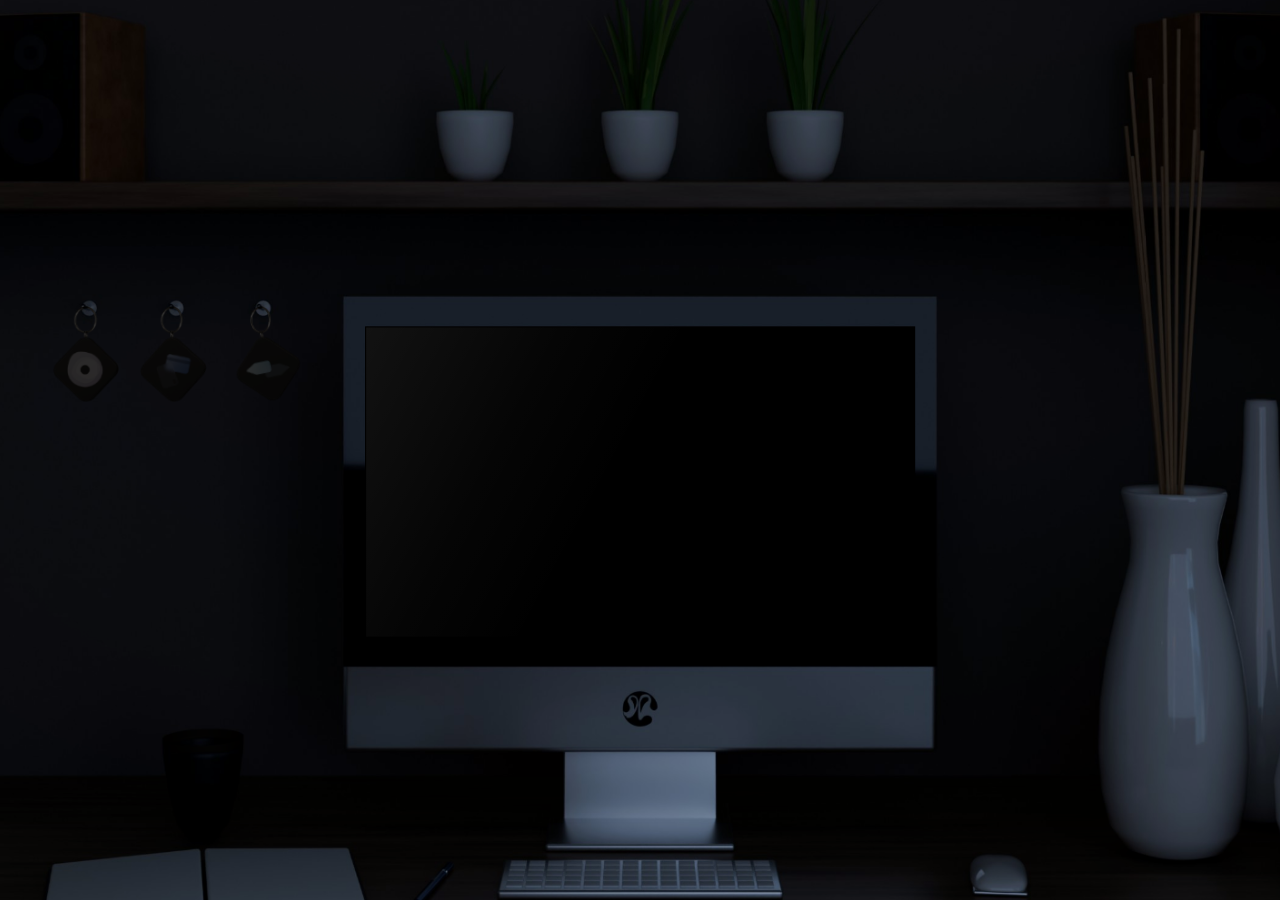
<file: index.html>
<!DOCTYPE html>
<html lang="en" data-theme="light">

<head>
  <meta charset="UTF-8">
  <meta name="viewport" content="width=device-width, initial-scale=1.0">
  <title>Invercaro</title>
  <link rel="icon" type="image/svg+xml" href="style/icons/icon_invercaro_white.svg">
  <link rel="apple-touch-icon" href="style/icons/icon_invercaro_white.svg">
  <link rel="stylesheet" href="style/main.css?v=70">
  <link rel="stylesheet" href="style/mobile.css?v=70">
  <link rel="stylesheet" href="style/desk.css?v=73">
  <script>
    (function () {
      try {
        var h = new Date().getHours();
        document.documentElement.setAttribute('data-theme', h >= 6 && h < 18 ? 'light' : 'dark');
      } catch (e) {}
      document.documentElement.classList.add('is-loading');
      try {
        var calm = window.matchMedia('(prefers-reduced-motion: reduce)').matches;
        var params = new URLSearchParams(location.search);
        var q = params.get('desk');
        var opening = params.has('open');
        var internal = false;
        if (document.referrer) {
          var r = new URL(document.referrer);
          internal = r.origin === location.origin && !/(\/|index\.html)$/.test(r.pathname);
        }
        var desk = q === '1' || (q !== '0' && !opening && !calm && !internal && window.innerWidth > 900);
        if (desk) {
          document.documentElement.classList.add('desk-on');
          setTimeout(function () { if (!window.__deskReady) document.documentElement.classList.remove('desk-on'); }, 9000);
        } else if (!calm && !opening && !sessionStorage.getItem('invercaro-splash')) {
          document.documentElement.classList.add('has-splash');
        }
      } catch (e) {}
    })();
  </script>
</head>

<body class="home">
  <div class="desk-page" id="desk-page">
  <canvas class="dots-canvas" id="dots-canvas" aria-hidden="true"></canvas>

  <div class="splash" id="splash" aria-hidden="true">
    <p class="splash-title">
      <span style="--i:0">Technology</span>
      <span style="--i:1">that</span>
      <span style="--i:2">doesn't</span>
      <span style="--i:3">rush.</span>
    </p>
  </div>

  <header class="main-header menubar">
    <nav class="menubar-left">
      <a href="index.html" class="menubar-logo" aria-label="Invercaro home">
        <img src="style/icons/icon_invercaro.svg" alt="" class="logo-icon">
      </a>
      <div class="menubar-swap">
        <div class="menubar-group menubar-group--site" id="menubar-site">
          <div class="menu">
            <button class="menubar-item menu-trigger" id="link-invercaro" type="button" aria-expanded="false" aria-controls="menu-invercaro">Invercaro</button>
            <div class="menu-pop menu-pop--list" id="menu-invercaro" role="dialog" aria-label="Invercaro">
              <p class="menu-row">We create products that leave space.</p>
              <p class="menu-row">An independent app studio crafting quiet, minimalist tools for&nbsp;iOS.</p>
              <p class="menu-row">Software that respects your attention, removes clutter, and leaves space for what truly&nbsp;matters.</p>
            </div>
          </div>

          <div class="menu">
            <button class="menubar-item menu-trigger" id="link-space" type="button" aria-expanded="false" aria-controls="menu-space">Space</button>
            <div class="menu-pop menu-pop--apps" id="menu-space" role="menu" aria-label="Space">
              <a class="menu-app" href="space.html#mono" role="menuitem">Mono</a>
              <a class="menu-app" href="space.html#intent" role="menuitem">Intent</a>
              <a class="menu-app" href="space.html#sileo" role="menuitem">Sileo</a>
            </div>
          </div>

          <div class="menu">
            <button class="menubar-item menu-trigger" type="button" aria-expanded="false" aria-controls="menu-about">About</button>
            <div class="menu-pop menu-pop--list" id="menu-about" role="dialog" aria-label="About">
              <p class="menu-row">We create products because we needed them ourselves.</p>
              <p class="menu-row">Life doesn't need to be optimized. It's important to feel it.</p>
              <p class="menu-row">Our apps don't rush, demand, or evaluate — they're just there when needed.</p>
            </div>
          </div>

          <div class="menu">
            <button class="menubar-item menu-trigger" type="button" aria-expanded="false" aria-controls="menu-next">What's next</button>
            <div class="menu-pop menu-pop--list" id="menu-next" role="dialog" aria-label="What's next">
              <p class="menu-row">Simple tools for attention, clarity and&nbsp;space.</p>
              <p class="menu-row">We build only when something is truly&nbsp;missing — never sooner.</p>
            </div>
          </div>
        </div>

        <div class="menubar-group menubar-group--app" id="menubar-app" inert>
          <div class="menu">
            <button class="menubar-item menu-trigger nav-current" id="menubar-app-name" type="button" aria-expanded="false" aria-controls="menu-app">Mono</button>
            <div class="menu-pop menu-pop--list" id="menu-app" role="dialog" aria-label="About the app">
              <p class="menu-row menu-row--head"><span id="menu-app-title">Mono</span><span class="menu-status" id="menu-app-status">Testing</span></p>
              <p class="menu-row" id="menu-app-desc"></p>
            </div>
          </div>
          <a class="menubar-item" id="menubar-app-overview" href="space.html#mono">Overview</a>
          <a class="menubar-item" id="menubar-app-support" href="support.html#mono">Support</a>
        </div>
      </div>
    </nav>

    <div class="menubar-right">
      <time class="menubar-clock" id="menubar-clock"></time>
    </div>
  </header>

  <main>
    <section class="projects-canvas">
      <div class="stage">

        <!-- Dock: each app opens its window -->
        <div class="dock" id="dock">
          <div class="dock-apps" id="dock-apps">
            <button class="dock-app" type="button" data-app="sileo" data-name="Sileo" aria-label="Sileo">
              <img class="dock-icon" data-app-icon="sileo" src="style/icons/icon_sileo.svg" alt="Sileo">
              <span class="dock-dot"></span>
            </button>
            <button class="dock-app" type="button" data-app="mono" data-name="Mono" aria-label="Mono">
              <img class="dock-icon" data-app-icon="mono" src="style/icons/icon_mono.svg" alt="Mono">
              <span class="dock-dot"></span>
            </button>
            <button class="dock-app" type="button" data-app="intent" data-name="Intent"
              aria-label="Intent">
              <img class="dock-icon" data-app-icon="intent" src="style/icons/icon_intent.svg" alt="Intent">
              <span class="dock-dot"></span>
            </button>
          </div>
          <!-- Minimised windows, like the right end of the macOS dock (filled by space-window.js) -->
          <span class="dock-sep" aria-hidden="true"></span>
          <div class="dock-windows" id="dock-windows"></div>
        </div>

      </div>
    </section>
  </main>

  <div class="space-hosts" id="space-hosts"></div>
  </div>

  <div class="desk-stage" id="desk-stage" role="button" tabindex="0" aria-label="A desk with an iMac. Click the screen or press Enter to open the site."></div>
  <div class="desk-veil" id="desk-veil" aria-hidden="true"></div>
  <p class="desk-hint" id="desk-hint"><strong>Invercaro</strong> · Click the screen to enter</p>
  <span class="desk-label" id="desk-label" aria-hidden="true"></span>

  <script src="js/bg.js?v=70"></script>
  <script src="js/site.js?v=71"></script>
  <script src="js/dock.js?v=70"></script>
  <script src="js/app.js?v=71"></script>
  <script src="js/space-window.js?v=71"></script>
  <script type="module">
    const root = document.documentElement;
    const loadDesk = () => import('./js/workspace.js?v=74');
    if (root.classList.contains('desk-on')) loadDesk().catch(() => root.classList.remove('desk-on'));

    /* The logo flies back out of the screen to the desk instead of reloading the page. */
    const logo = document.querySelector('.menubar-logo');
    const canDesk = () => window.innerWidth > 900 && !window.matchMedia('(prefers-reduced-motion: reduce)').matches;
    if (logo) logo.addEventListener('click', (e) => {
      if (!canDesk() || root.classList.contains('desk-on')) return;
      e.preventDefault();
      if (window.invercaroDesk) { window.invercaroDesk.back(); return; }
      window.__deskBack = true;
      loadDesk().catch(() => { window.location.href = 'index.html'; });
    }, true);
  </script>
</body>

</html>
</file>
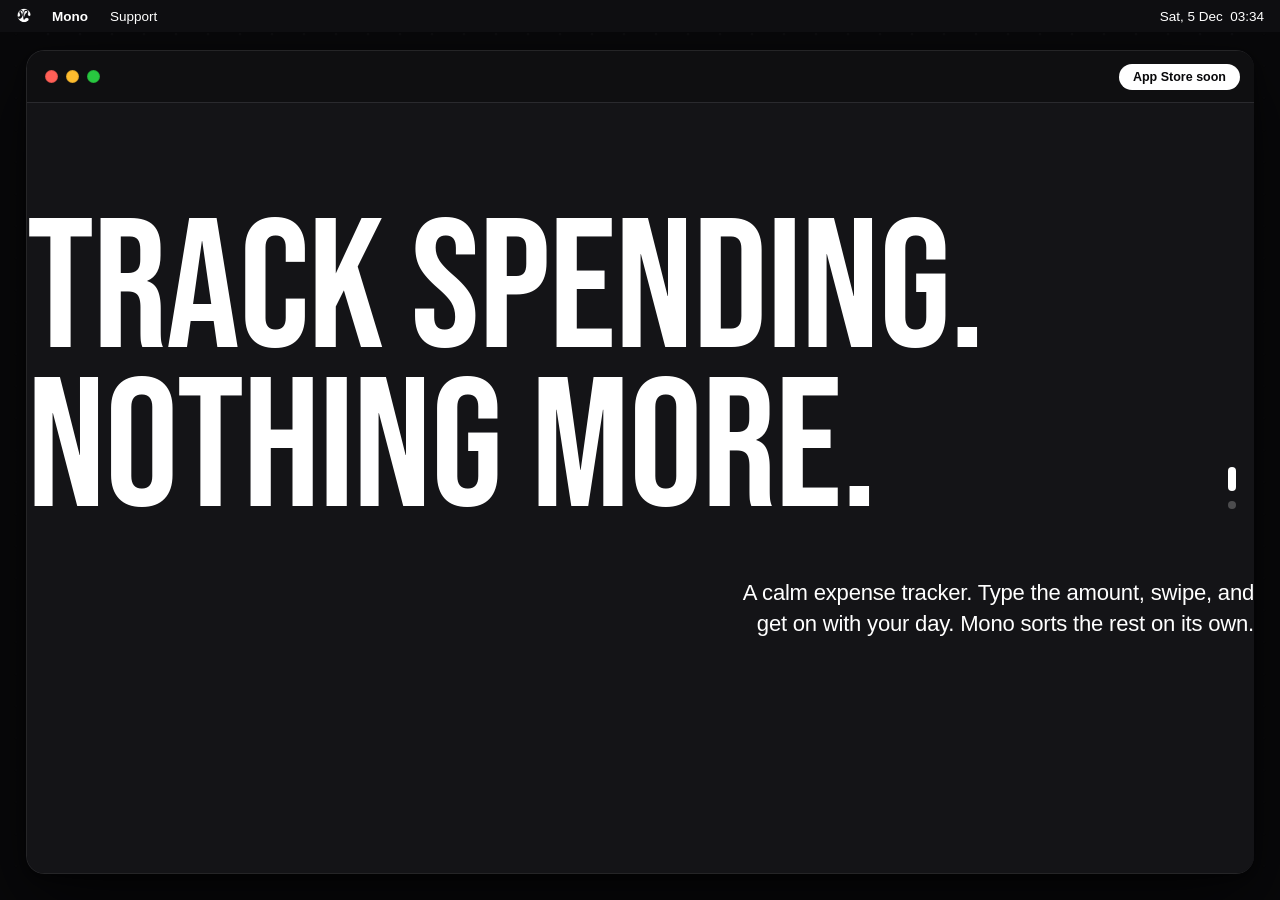
<file: space.html>
<!DOCTYPE html>
<html lang="en" data-theme="light">

<head>
    <meta charset="UTF-8">
    <meta name="viewport" content="width=device-width, initial-scale=1.0">
    <title>Space</title>

    <link rel="icon" type="image/svg+xml" href="style/icons/icon_invercaro_white.svg">
    <link rel="apple-touch-icon" href="style/icons/icon_invercaro_white.svg">

    <link rel="preconnect" href="https://fonts.googleapis.com">
    <link rel="preconnect" href="https://fonts.gstatic.com" crossorigin>
    <link rel="stylesheet" href="https://fonts.googleapis.com/css2?family=Bebas+Neue&display=swap">
    <link rel="stylesheet" href="style/main.css?v=70">
    <link rel="stylesheet" href="style/space.css?v=70">
    <link rel="stylesheet" href="style/mobile.css?v=70">
    <script>
        (function () {
            /* Opened directly (a link from the App Store, the app or a search engine): show it as a window on the home page.
               Inside the home page it is an iframe, so this doesn't run there. `?page` keeps the plain page. */
            if (window.self === window.top && !/[?&]page\b/.test(location.search)) {
                location.replace('index.html?open=' + encodeURIComponent('space.html' + location.hash));
                return;
            }
            try {
                var h = new Date().getHours();
                document.documentElement.setAttribute('data-theme', h >= 6 && h < 18 ? 'light' : 'dark');
            } catch (e) {}
            if (window.self !== window.top) document.documentElement.classList.add('is-embed');
            document.documentElement.classList.add('is-loading');
        })();
    </script>
</head>

<body class="sp-page">
    <canvas class="dots-canvas" id="dots-canvas" aria-hidden="true"></canvas>
    <header class="main-header menubar">
      <nav class="menubar-left">
        <a href="index.html" class="menubar-logo" aria-label="Invercaro home">
          <img src="style/icons/icon_invercaro.svg" alt="" class="logo-icon">
        </a>
        <div class="menu">
          <button class="menubar-item menu-trigger" id="link-invercaro" type="button" aria-expanded="false" aria-controls="menu-invercaro">Invercaro</button>
          <div class="menu-pop menu-pop--list" id="menu-invercaro" role="dialog" aria-label="Invercaro">
            <p class="menu-row">We create products that leave space.</p>
            <p class="menu-row">An independent app studio crafting quiet, minimalist tools for&nbsp;iOS.</p>
            <p class="menu-row">Software that respects your attention, removes clutter, and leaves space for what truly&nbsp;matters.</p>
          </div>
        </div>

        <div class="menu">
          <button class="menubar-item menu-trigger" id="link-space" type="button" aria-expanded="false" aria-controls="menu-space">Space</button>
          <div class="menu-pop menu-pop--apps" id="menu-space" role="menu" aria-label="Space">
            <a class="menu-app" href="space.html#mono" role="menuitem">Mono</a>
            <a class="menu-app" href="space.html#intent" role="menuitem">Intent</a>
            <a class="menu-app" href="space.html#sileo" role="menuitem">Sileo</a>
          </div>
        </div>

        <div class="menu">
          <button class="menubar-item menu-trigger" type="button" aria-expanded="false" aria-controls="menu-about">About</button>
          <div class="menu-pop menu-pop--list" id="menu-about" role="dialog" aria-label="About">
            <p class="menu-row">We create products because we needed them ourselves.</p>
            <p class="menu-row">Life doesn't need to be optimized. It's important to feel it.</p>
            <p class="menu-row">Our apps don't rush, demand, or evaluate — they're just there when needed.</p>
          </div>
        </div>

        <div class="menu">
          <button class="menubar-item menu-trigger" type="button" aria-expanded="false" aria-controls="menu-next">What's next</button>
          <div class="menu-pop menu-pop--list" id="menu-next" role="dialog" aria-label="What's next">
            <p class="menu-row">Simple tools for attention, clarity and&nbsp;space.</p>
            <p class="menu-row">We build only when something is truly&nbsp;missing — never sooner.</p>
          </div>
        </div>
      </nav>

      <div class="menubar-right">
        <time class="menubar-clock" id="menubar-clock"></time>
      </div>
    </header>

    <main class="sp-container">
        <div class="sp-window" id="sp-window">
            <div class="sp-window-bar">
                <div class="sp-lights" role="group" aria-label="Window controls">
                    <button type="button" class="sp-light sp-light--close" data-win="close" aria-label="Close"><svg viewBox="0 0 12 12" fill="none" stroke="currentColor" stroke-width="1.6" stroke-linecap="round"><path d="M3.5 3.5l5 5M8.5 3.5l-5 5"/></svg></button>
                    <button type="button" class="sp-light sp-light--min" data-win="minimize" aria-label="Minimize"><svg viewBox="0 0 12 12" fill="none" stroke="currentColor" stroke-width="1.6" stroke-linecap="round"><path d="M3 6h6"/></svg></button>
                    <button type="button" class="sp-light sp-light--zoom" data-win="zoom" aria-label="Enter full screen"><svg viewBox="0 0 12 12" fill="currentColor"><path d="M3.2 8.8V4.6l4.2 4.2zM8.8 3.2v4.2L4.6 3.2z"/></svg></button>
                </div>
                <a href="#" id="sp-app-store-link" class="sp-app-store-btn" target="_blank">App Store soon</a>
            </div>

            <div class="sp-window-body">
                <div class="sp-window-scroll" id="sp-window-scroll">
                    <div id="sp-mono" class="sp-content-section sp-active-section ap ap--mono" data-title="Track spending. Nothing more.">
                    <!-- Stage 1 (the hero) fills the window; the next page arrives with an animation, not a scroll (desktop). -->
                    <div class="ap-deck" data-stages>
                    <header class="ap-hero ap-hero--video ap-block ap-stage" data-stage="0" aria-label="Mono">
                        <div class="ap-hero-media" aria-hidden="true">
                            <video class="ap-hero-video" data-src="style/videos/mono/mono_hero.mp4" poster="style/videos/mono/mono_hero_poster.jpg" muted loop playsinline preload="none"></video>
                        </div>
                        <h1 class="ap-display ap-in" style="--d:0">Track spending.<br>Nothing more.</h1>
                        <p class="ap-lead ap-in" style="--d:2">A calm expense tracker. Type the amount, swipe, and get on with your day. Mono sorts the rest on its own.</p>
                    </header>

                    </div>

                    <div class="ap-rest">
                    <!-- Live story (desktop): the view stays pinned while you scroll; a 3D iPhone glides between sides and
                         plays one continuous recording of the app in step with the text. js/story3d-engine.js drives it. -->
                    <div class="ap-live" data-live data-video="style/videos/mono/live/story.mp4">
                        <div class="ap-live-pin">
                            <canvas class="ap-live-canvas" aria-hidden="true"></canvas>
                            <div class="ap-live-text">
                            <article class="ap-live-ch" data-side="left">
                                <span class="ap-eyebrow"><span class="ap-ic" aria-hidden="true"><svg viewBox="0 0 24 24" fill="none" stroke="currentColor" stroke-width="1.8" stroke-linecap="round" stroke-linejoin="round"><path d="M13 3 5 13.5h6.5L10.5 21 19 10.5h-6.5L13 3z"/></svg></span>Quick entry</span>
                                <h2 class="ap-h2 ap-h2--live">Just three steps.</h2>
                                <ol class="ap-live-steps">
                                    <li data-from="2.74" data-to="8.6"><strong>Enter the amount.</strong><span>Type the number. No forms, no endless categories.</span></li>
                                    <li class="is-optional" data-from="8.6" data-to="15.2"><strong>Add a name. <em class="ap-live-tag">Optional</em></strong><span>“Flat white”, “Taxi home”: whatever helps you remember it.</span></li>
                                    <li data-from="16.9" data-to="19.15"><strong>Swipe right.</strong><span>One swipe, and it’s saved.</span></li>
                                    <li data-from="19.15" data-to="20.55"><strong>Expense added.</strong><span>Mono sorts the rest on its own.</span></li>
                                </ol>
                            </article>
                            <article class="ap-live-ch" data-side="right">
                                <span class="ap-eyebrow"><span class="ap-ic" aria-hidden="true"><svg viewBox="0 0 24 24" fill="none" stroke="currentColor" stroke-width="1.8" stroke-linecap="round" stroke-linejoin="round"><rect x="3.5" y="3.5" width="7" height="7" rx="2"/><rect x="13.5" y="3.5" width="7" height="7" rx="2"/><rect x="3.5" y="13.5" width="7" height="7" rx="2"/><rect x="13.5" y="13.5" width="7" height="7" rx="2"/></svg></span>Blocks</span>
                                <h2 class="ap-h2 ap-h2--live">Smart category blocks.</h2>
                                <ol class="ap-live-steps">
                                    <li data-from="24.09" data-to="27.5"><strong>Every block at a glance.</strong><span>Today’s spending per block, and whether it’s more or less than yesterday.</span></li>
                                    <li data-from="27.5" data-to="31.94"><strong>Tap to edit.</strong><span>Rename it, change its currency or set your own rate.</span></li>
                                    <li data-from="31.94" data-to="34.94"><strong>Every expense, kept.</strong><span>The full history. Delete any entry with a swipe.</span></li>
                                </ol>
                            </article>
                            <article class="ap-live-ch" data-side="left">
                                <span class="ap-eyebrow"><span class="ap-ic" aria-hidden="true"><svg viewBox="0 0 24 24" fill="none" stroke="currentColor" stroke-width="1.8" stroke-linecap="round" stroke-linejoin="round"><path d="M5 20v-6M12 20V4M19 20v-10"/></svg></span>Trends</span>
                                <h2 class="ap-h2 ap-h2--live">Beyond simple totals.</h2>
                                <ol class="ap-live-steps">
                                    <li data-from="44.07" data-to="48.05"><strong>Your month, per block.</strong><span>A total for every block, in its own currency.</span></li>
                                    <li data-from="48.05" data-to="50.05"><strong>Tap for the details.</strong><span>A daily chart shows where the month went.</span></li>
                                    <li data-from="50.05" data-to="53.45"><strong>Needs, wants, extra.</strong><span>Mono learns your daily baseline and sorts every expense.</span></li>
                                </ol>
                            </article>
                            <article class="ap-live-ch" data-side="right">
                                <span class="ap-eyebrow"><span class="ap-ic" aria-hidden="true"><svg viewBox="0 0 24 24" fill="none" stroke="currentColor" stroke-width="1.8" stroke-linecap="round" stroke-linejoin="round"><circle cx="12" cy="12" r="3"/><path d="M12 2.5v3M12 18.5v3M2.5 12h3M18.5 12h3M5.3 5.3l2.1 2.1M16.6 16.6l2.1 2.1M18.7 5.3l-2.1 2.1M7.4 16.6l-2.1 2.1"/></svg></span>Settings</span>
                                <h2 class="ap-h2 ap-h2--live">Make it yours.</h2>
                                <ol class="ap-live-steps">
                                    <li data-from="54.31" data-to="58.31"><strong>Set it up once.</strong><span>Language, appearance and iCloud Backup in one place.</span></li>
                                    <li data-from="58.31" data-to="61.01"><strong>Your currencies.</strong><span>Three to five main currencies, with your own exchange rates.</span></li>
                                    <li data-from="61.01" data-to="68.8"><strong>Widgets your way.</strong><span>Choose what each widget size shows.</span></li>
                                </ol>
                            </article>
                            </div>
                        </div>
                    </div>

                    <!-- Regular sections: shown in narrow windows (and if WebGL is missing). -->
                    <div class="ap-legacy">
                    <section class="ap-center ap-block">
                        <div class="ap-center-head">
                            <span class="ap-eyebrow rv"><span class="ap-ic" aria-hidden="true"><svg viewBox="0 0 24 24" fill="none" stroke="currentColor" stroke-width="1.8" stroke-linecap="round" stroke-linejoin="round"><path d="M13 3 5 13.5h6.5L10.5 21 19 10.5h-6.5L13 3z"/></svg></span>Quick entry</span>
                            <h2 class="ap-h2 rv">Just three<br>steps.</h2>
                            <p class="ap-p rv">Track expenses at the speed of thought. Forget complex forms and endless categories. Just type the number, add a name if you like, and swipe.</p>
                            <ol class="ap-steps rv"><li><span>1</span>Enter amount</li><li><span>2</span>Swipe right</li><li><span>3</span>Expense added</li></ol>
                        </div>
                        <figure class="ap-shots rv"><img src="style/images/mono/image_mono_main_1.svg" width="418" height="850" alt="Mono expense entry screen" class="ap-phone"><img src="style/images/mono/image_mono_main_2.svg" width="418" height="850" alt="Swiping to add an expense in Mono" class="ap-phone"></figure>
                    </section>

                    <section class="ap-lede ap-block">
                        <figure class="ap-shots rv"><img src="style/images/mono/image_mono_blocks.svg" width="418" height="850" alt="Mono category blocks" class="ap-phone" loading="lazy" decoding="async"><img src="style/images/mono/image_mono_blocks_edit.svg" width="418" height="850" alt="Editing a block in Mono" class="ap-phone" loading="lazy" decoding="async"></figure>
                        <div class="ap-text"><span class="ap-eyebrow rv"><span class="ap-ic" aria-hidden="true"><svg viewBox="0 0 24 24" fill="none" stroke="currentColor" stroke-width="1.8" stroke-linecap="round" stroke-linejoin="round"><rect x="3.5" y="3.5" width="7" height="7" rx="2"/><rect x="13.5" y="3.5" width="7" height="7" rx="2"/><rect x="3.5" y="13.5" width="7" height="7" rx="2"/><rect x="13.5" y="13.5" width="7" height="7" rx="2"/></svg></span>Blocks</span>
                            <h2 class="ap-h2 rv">Smart category<br>blocks.</h2>
                            <p class="ap-p rv">Organize your finances into custom blocks. Smarter insights without the clutter.</p>
                            <ul class="ap-ticks rv"><li>Create, customize and edit blocks effortlessly</li><li>Color-coded feedback: more or less than yesterday</li><li>Mindful of every dollar, without the spreadsheet</li></ul></div>
                    </section>

                    <section class="ap-lede ap-block ap-lede--flip">
                        <figure class="ap-shots rv"><img src="style/images/mono/image_mono_trends.svg" width="418" height="850" alt="Mono spending trends" class="ap-phone" loading="lazy" decoding="async"></figure>
                        <div class="ap-text"><span class="ap-eyebrow rv"><span class="ap-ic" aria-hidden="true"><svg viewBox="0 0 24 24" fill="none" stroke="currentColor" stroke-width="1.8" stroke-linecap="round" stroke-linejoin="round"><path d="M5 20v-6M12 20V4M19 20v-10"/></svg></span>Trends</span>
                            <h2 class="ap-h2 rv">Beyond simple<br>totals.</h2>
                            <p class="ap-p rv">Mono learns your daily baseline and sorts every expense automatically.</p>
                            <ul class="ap-features rv"><li><span class="ap-ic" aria-hidden="true"><svg viewBox="0 0 24 24" fill="none" stroke="currentColor" stroke-width="1.8" stroke-linecap="round" stroke-linejoin="round"><path d="M4 11 12 4l8 7v8.5a1 1 0 0 1-1 1H5a1 1 0 0 1-1-1z"/><path d="M10 20.5v-5h4v5"/></svg></span><div><strong>Needs</strong><span>Your essential daily routine expenses.</span></div></li><li><span class="ap-ic" aria-hidden="true"><svg viewBox="0 0 24 24" fill="none" stroke="currentColor" stroke-width="1.8" stroke-linecap="round" stroke-linejoin="round"><path d="M12 3.5l1.9 5.6 5.6 1.9-5.6 1.9L12 18.5l-1.9-5.6L4.5 11l5.6-1.9z"/></svg></span><div><strong>Wants</strong><span>Upgrades for comfort, leisure and lifestyle.</span></div></li><li><span class="ap-ic" aria-hidden="true"><svg viewBox="0 0 24 24" fill="none" stroke="currentColor" stroke-width="1.8" stroke-linecap="round" stroke-linejoin="round"><circle cx="12" cy="12" r="9"/><path d="M12 8v8M8 12h8"/></svg></span><div><strong>Extra</strong><span>One-off splurges and major outliers.</span></div></li></ul></div>
                    </section>

                    <section class="ap-lede ap-block">
                        <figure class="ap-shots rv"><img src="style/images/mono/image_mono_block_more.svg" width="418" height="850" alt="Mono block settings and history" class="ap-phone" loading="lazy" decoding="async"></figure>
                        <div class="ap-text"><span class="ap-eyebrow rv"><span class="ap-ic" aria-hidden="true"><svg viewBox="0 0 24 24" fill="none" stroke="currentColor" stroke-width="1.8" stroke-linecap="round" stroke-linejoin="round"><path d="M4 7h9M19 7h1M4 17h1M11 17h9"/><circle cx="16" cy="7" r="2.5"/><circle cx="8" cy="17" r="2.5"/></svg></span>Block details</span>
                            <h2 class="ap-h2 rv">Tailor every<br>detail.</h2>
                            <p class="ap-p rv">Seamless transaction history and custom block management.</p>
                            <ul class="ap-ticks rv"><li><strong>Custom rates.</strong> Your own conversion coefficients, or Mono’s built-in rates.</li><li><strong>History.</strong> Review your entries and delete any of them with a swipe.</li><li><strong>Blocks.</strong> Rename categories and adjust currency on the fly.</li></ul></div>
                    </section>

                    <section class="ap-lede ap-block ap-lede--flip">
                        <figure class="ap-shots rv"><img src="style/images/mono/image_mono_settings.svg" width="418" height="850" alt="Mono Settings with main currencies, language and appearance" class="ap-phone" loading="lazy" decoding="async"><img src="style/images/mono/image_mono_currencies.svg" width="418" height="850" alt="Choosing main currencies and exchange rates in Mono" class="ap-phone" loading="lazy" decoding="async"></figure>
                        <div class="ap-text"><span class="ap-eyebrow rv"><span class="ap-ic" aria-hidden="true"><svg viewBox="0 0 24 24" fill="none" stroke="currentColor" stroke-width="1.8" stroke-linecap="round" stroke-linejoin="round"><circle cx="12" cy="12" r="3"/><path d="M12 2.5v3M12 18.5v3M2.5 12h3M18.5 12h3M5.3 5.3l2.1 2.1M16.6 16.6l2.1 2.1M18.7 5.3l-2.1 2.1M7.4 16.6l-2.1 2.1"/></svg></span>Settings</span>
                            <h2 class="ap-h2 rv">Make it<br>yours.</h2>
                            <p class="ap-p rv">Set Mono up once, the way you spend. Everything else stays out of the way.</p>
                            <ul class="ap-features rv"><li><span class="ap-ic" aria-hidden="true"><svg viewBox="0 0 24 24" fill="none" stroke="currentColor" stroke-width="1.8" stroke-linecap="round" stroke-linejoin="round"><circle cx="9" cy="9" r="5.5"/><path d="M14.6 9.6a5.5 5.5 0 1 1-5 5"/></svg></span><div><strong>Currencies</strong><span>Pick 3 to 5 main currencies out of 12, drag to choose your default and set your own exchange rates.</span></div></li><li><span class="ap-ic" aria-hidden="true"><svg viewBox="0 0 24 24" fill="none" stroke="currentColor" stroke-width="1.8" stroke-linecap="round" stroke-linejoin="round"><rect x="3.5" y="3.5" width="17" height="17" rx="4.5"/><path d="M3.5 12h17M12 12v8.5"/></svg></span><div><strong>Widgets</strong><span>Choose the blocks, currency and theme each widget size shows.</span></div></li><li><span class="ap-ic" aria-hidden="true"><svg viewBox="0 0 24 24" fill="none" stroke="currentColor" stroke-width="1.8" stroke-linecap="round" stroke-linejoin="round"><circle cx="12" cy="12" r="9"/><path d="M3 12h18M12 3c2.5 2.6 3.7 5.6 3.7 9s-1.2 6.4-3.7 9c-2.5-2.6-3.7-5.6-3.7-9S9.5 5.6 12 3z"/></svg></span><div><strong>Language &amp; look</strong><span>Eight languages, switched right in the app, and a Lighter Glass option for dark mode.</span></div></li><li><span class="ap-ic" aria-hidden="true"><svg viewBox="0 0 24 24" fill="none" stroke="currentColor" stroke-width="1.8" stroke-linecap="round" stroke-linejoin="round"><path d="M7 18.5a4.5 4.5 0 0 1-.6-9A6 6 0 0 1 18 10a4.3 4.3 0 0 1-.5 8.5z"/><path d="M12 15.5v-5M9.8 12.7 12 10.5l2.2 2.2"/></svg></span><div><strong>iCloud Backup</strong><span>Back up to your own iCloud, daily or on demand, and restore whenever you need.</span></div></li></ul></div>
                    </section>
                    </div>

                    <!-- Widgets: one window tall; a segmented control picks the size, the chosen widget animates in. -->
                    <section class="ap-center ap-block ap-wpick" data-widget-picker>
                        <div class="ap-center-head">
                            <span class="ap-eyebrow rv"><span class="ap-ic" aria-hidden="true"><svg viewBox="0 0 24 24" fill="none" stroke="currentColor" stroke-width="1.8" stroke-linecap="round" stroke-linejoin="round"><rect x="3.5" y="3.5" width="17" height="17" rx="4.5"/><path d="M3.5 12h17M12 12v8.5"/></svg></span>Widgets</span>
                            <h2 class="ap-h2 ap-h2--wpick rv">Your month at a glance.</h2>
                            <p class="ap-p rv">See where your month is going without opening the app. One tap to add an expense.</p>
                        </div>
                        <div class="ap-seg rv" role="tablist" aria-label="Widget size">
                            <span class="ap-seg-thumb" aria-hidden="true"></span>
                            <button type="button" class="ap-seg-btn" role="tab" id="wpick-small" aria-controls="wpick-panel" aria-selected="false" data-size="small">Small</button>
                            <button type="button" class="ap-seg-btn" role="tab" id="wpick-medium" aria-controls="wpick-panel" aria-selected="true" data-size="medium">Medium</button>
                            <button type="button" class="ap-seg-btn" role="tab" id="wpick-large" aria-controls="wpick-panel" aria-selected="false" data-size="large">Large</button>
                        </div>
                        <div class="ap-wpick-stage rv" id="wpick-panel" role="tabpanel" aria-labelledby="wpick-medium">
                            <figure class="ap-wpick-item" data-size="small">
                                <img src="style/images/mono/image_mono_widget_small.svg" width="346" height="340" alt="Small Mono widget with one block’s total for the month" loading="lazy" decoding="async">
                                <figcaption>This month’s total, for all your blocks or just one.</figcaption>
                            </figure>
                            <figure class="ap-wpick-item is-shown" data-size="medium">
                                <img src="style/images/mono/image_mono_widget_middle.svg" width="740" height="340" alt="Medium Mono widget with the month total, a daily chart and needs, extra and wants" loading="lazy" decoding="async">
                                <figcaption>Adds a daily chart and your needs, extra and wants.</figcaption>
                            </figure>
                            <figure class="ap-wpick-item" data-size="large">
                                <img src="style/images/mono/image_mono_widget_big.svg" width="740" height="776" alt="Large Mono widget showing two blocks, each with its own chart" loading="lazy" decoding="async">
                                <figcaption>Two or three blocks, each with its own chart.</figcaption>
                            </figure>
                        </div>
                        <p class="ap-note rv">Choose what each size shows in Settings. Amounts and block names stay hidden while your iPhone is locked.</p>
                    </section>

                    <section class="ap-privacy ap-block" id="privacy">
                        <div class="ap-center-head">
                            <span class="ap-eyebrow rv"><span class="ap-ic" aria-hidden="true"><svg viewBox="0 0 24 24" fill="none" stroke="currentColor" stroke-width="1.8" stroke-linecap="round" stroke-linejoin="round"><rect x="5" y="10.5" width="14" height="10" rx="2.5"/><path d="M8 10.5V8a4 4 0 0 1 8 0v2.5"/></svg></span>Privacy</span>
                            <h2 class="ap-h2 rv">Private<br>by design.</h2>
                            <p class="ap-p rv">Your data stays on your iPhone. We never see it.</p>
                        </div>
                        <ul class="ap-promises rv"><li><span class="ap-ic" aria-hidden="true"><svg viewBox="0 0 24 24" fill="none" stroke="currentColor" stroke-width="1.8" stroke-linecap="round" stroke-linejoin="round"><circle cx="12" cy="8" r="4"/><path d="M4.5 20.5a7.5 7.5 0 0 1 15 0"/></svg></span><span>No account</span></li><li><span class="ap-ic" aria-hidden="true"><svg viewBox="0 0 24 24" fill="none" stroke="currentColor" stroke-width="1.8" stroke-linecap="round" stroke-linejoin="round"><path d="M12 3 19.5 6v6c0 4.6-3.2 7.8-7.5 9-4.3-1.2-7.5-4.4-7.5-9V6z"/><path d="m9 12 2 2 4-4"/></svg></span><span>No data collected</span></li><li><span class="ap-ic" aria-hidden="true"><svg viewBox="0 0 24 24" fill="none" stroke="currentColor" stroke-width="1.8" stroke-linecap="round" stroke-linejoin="round"><path d="M3 3l18 18M10.6 6.1A9.6 9.6 0 0 1 12 6c5 0 9 6 9 6a16.7 16.7 0 0 1-2.6 3.3M6.6 6.6A16.6 16.6 0 0 0 3 12s4 6 9 6a8.9 8.9 0 0 0 4-.9"/></svg></span><span>No tracking</span></li><li><span class="ap-ic" aria-hidden="true"><svg viewBox="0 0 24 24" fill="none" stroke="currentColor" stroke-width="1.8" stroke-linecap="round" stroke-linejoin="round"><circle cx="12" cy="12" r="9"/><path d="M5.6 5.6l12.8 12.8"/></svg></span><span>No ads</span></li><li><span class="ap-ic" aria-hidden="true"><svg viewBox="0 0 24 24" fill="none" stroke="currentColor" stroke-width="1.8" stroke-linecap="round" stroke-linejoin="round"><rect x="5" y="10.5" width="14" height="10" rx="2.5"/><path d="M8 10.5V8a4 4 0 0 1 8 0v2.5"/></svg></span><span>No third parties</span></li></ul>
                        <div class="ap-policy">
                            <aside class="ap-policy-head rv">
                                <h3 class="ap-h3">Privacy Policy</h3>
                                <dl class="mn-meta">
                                    <div><dt>Effective date</dt><dd>November 8, 2026</dd></div>
                                    <div><dt>Developer</dt><dd>Mikhail Ramaniuk, Poland</dd></div>
                                    <div><dt>App</dt><dd>Mono for iPhone</dd></div>
                                </dl>
                                <button type="button" class="mn-copy-link" data-hash="privacy">Copy link to this policy</button>
                            </aside>
                            <div class="mn-policy">
                                <section>
                                    <h3>1. Information We Collect</h3>
                                    <p>Mono is a minimalist personal finance tracker. You create spending categories (“blocks”) and log expenses manually. Mono does not collect any personal data. There is no account, no sign-up, no server, and no backend.</p>
                                </section>
                                <section>
                                    <h3>2. Where Your Data Is Stored</h3>
                                    <p>Everything you enter is stored on your device, using Apple’s SwiftData and UserDefaults. Mono never sends your data to the developer or to anyone else. Currency conversion uses rates built into the app, or rates you enter yourself, and makes no network requests.</p>
                                    <p><strong>iCloud Backup (optional).</strong> If you turn on iCloud Backup in Settings, Mono saves a copy of your blocks and expenses (their names, amounts, currencies and dates) in the private iCloud database of your own Apple Account, using Apple’s CloudKit. It is used only to restore your data, only you can access it, and the developer cannot see it. You can delete it at any time in the iOS Settings app → your name → iCloud → Manage Account Storage → Mono.</p>
                                    <p>Mono’s database is protected with iOS Data Protection, so it can’t be read while your iPhone is locked.</p>
                                    <p>Your Mono data may be included in your own iCloud or iTunes device backup. Those backups are controlled by Apple, not by the developer.</p>
                                </section>
                                <section>
                                    <h3>3. Home Screen Widgets</h3>
                                    <p>If you add a Mono widget, the app saves a small summary for it on your device: this month’s totals, the needs, extra and wants split, the daily totals for the chart, and the names of the blocks you chose to show. Individual expenses and their names are not included.</p>
                                    <p>The summary is kept in a storage area that only Mono and its own widget can read, it is updated whenever your data changes, and it never leaves your device. Amounts and block names in the widget are hidden while your iPhone is locked.</p>
                                </section>
                                <section>
                                    <h3>4. Sharing, Selling, and Tracking</h3>
                                    <p>We do not share, sell, or rent any data, and we do not track you. Mono contains no analytics, no advertising, and no third-party SDKs. No third parties receive any information from the app.</p>
                                </section>
                                <section>
                                    <h3>5. Data Retention and Deletion</h3>
                                    <p>Your data remains on your device until you remove it. You can delete individual blocks and transactions inside the app at any time, or delete everything at once with Settings → Erase All Data. Deleting the app permanently deletes all of its data on your device, including the widget summary.</p>
                                    <p>An iCloud Backup you made is kept in your iCloud until you delete it; Erase All Data and deleting the app do not remove it. Delete it in the iOS Settings app → your name → iCloud → Manage Account Storage → Mono.</p>
                                    <p>Before an app update changes how data is stored, Mono keeps a temporary safety copy on your device. It is deleted automatically once the update has opened successfully a few times, or right away with Erase All Data, and it is never included in device backups.</p>
                                </section>
                                <section>
                                    <h3>6. Children’s Privacy</h3>
                                    <p>Mono is not directed at children under 13. The app collects no data from anyone, including children.</p>
                                </section>
                                <section>
                                    <h3>7. Your Rights (GDPR &amp; CCPA)</h3>
                                    <p>Data protection laws such as the GDPR and CCPA give you the right to access, correct, and delete personal data held about you. Because Mono collects no personal data, we hold nothing about you, so there is nothing to access or delete on our side. All of your data is under your control on your device.</p>
                                </section>
                                <section>
                                    <h3>8. Changes to This Policy</h3>
                                    <p>If this policy changes, the updated version will be posted on this page with a new effective date.</p>
                                </section>
                                <section>
                                    <h3>9. Contact</h3>
                                    <p>Questions about this policy? Contact us at <a href="mailto:misharomaniuk15@icloud.com">misharomaniuk15@icloud.com</a>.</p>
                                </section>
                            </div>
                        </div>
                    </section>
                    </div>
                    </div>

                    <div id="sp-intent" class="sp-content-section ap ap--intent" data-title="Plan the trip. Keep the journey.">
                    <!-- Full-window stages: hero, Plan, Details, Map; then the Memories frame and the privacy policy scroll. Each frame is a
                         horizontal rail of parts with a 3D iPhone (js/intent.js + js/intent3d.js). -->
                    <div class="ap-deck" data-stages>
                    <header class="ap-hero ap-hero--video ap-block ap-stage" data-stage="0" aria-label="Intent">
                        <div class="ap-hero-media" aria-hidden="true">
                            <video class="ap-hero-video" data-src="style/videos/intent/intent_hero.mp4" poster="style/videos/intent/intent_hero_poster.jpg" muted loop playsinline preload="none"></video>
                        </div>
                        <h1 class="ap-display ap-in" style="--d:0">Plan the trip.<br>Keep the journey.</h1>
                        <p class="ap-lead ap-in" style="--d:2">Every trip becomes a travel note: cities, days, tickets and photos in one place. And when you’re back, your map fills in.</p>
                    </header>

                    <section class="ap-stage ip-frame" data-stage="1" aria-label="Plan" data-ip>
                        <div class="ip-copy">
                            <span class="ap-eyebrow ap-in" style="--d:0"><span class="ap-ic" aria-hidden="true"><svg viewBox="0 0 24 24" fill="none" stroke="currentColor" stroke-width="1.8" stroke-linecap="round" stroke-linejoin="round"><rect x="5" y="3" width="14" height="18" rx="3"/><path d="M9 8h6M9 12h6M9 16h3"/></svg></span>Plan</span>
                            <h2 class="ap-h2 ap-in" style="--d:1">Every trip,<br>a travel note.</h2>
                            <div class="ip-rail ap-in" style="--d:2" tabindex="0" role="group" aria-label="Plan">
                                <article class="ip-part" data-label="New trip" data-video="style/videos/intent/features/newtrip.mp4" data-ms="20800" data-screen="style/images/intent/screens/newtrip.jpg"><h3>Pick a country and the dates.</h3><p>The note is ready in a second, with a photo of the country and the trip’s length at a glance.</p></article>
                                <article class="ip-part" data-label="Steps" data-video="style/videos/intent/features/steps.mp4" data-ms="10700" data-screen="style/images/intent/screens/trip_it.jpg"><h3>City by city.</h3><p>Rome, then Florence, then Venice. Each city is a step, in order, with the days you’ll spend there.</p></article>
                                <article class="ip-part" data-label="Getting there" data-screen="style/images/intent/screens/addstep.jpg"><h3>The journey in between.</h3><p>Choose the next city and how you’ll get there: a flight, a train, a bus or the car.</p></article>
                                <article class="ip-part" data-label="Day by day" data-video="style/videos/intent/features/daybyday.mp4" data-ms="15600" data-screen="style/images/intent/screens/step1.jpg"><h3>Every day, planned.</h3><p>Inside each city, give your places a day and a time. Or keep them for whenever.</p></article>
                            </div>
                            <div class="ip-nav ap-in" style="--d:3">
                                <div class="ip-pills" role="tablist"></div>
                                <div class="ip-arrows">
                                    <button type="button" class="ip-arrow" data-dir="-1" aria-label="Previous"><svg viewBox="0 0 24 24" fill="none" stroke="currentColor" stroke-width="2" stroke-linecap="round" stroke-linejoin="round"><path d="M14.5 6l-6 6 6 6"/></svg></button>
                                    <button type="button" class="ip-arrow" data-dir="1" aria-label="Next"><svg viewBox="0 0 24 24" fill="none" stroke="currentColor" stroke-width="2" stroke-linecap="round" stroke-linejoin="round"><path d="M9.5 6l6 6-6 6"/></svg></button>
                                </div>
                            </div>
                        </div>
                        <div class="ip-scene" data-back="style/images/intent/screens/trips.jpg">
                            <div class="ip-glow" aria-hidden="true"></div>
                            <canvas class="ip-canvas" aria-hidden="true"></canvas>
                            <img class="ip-flat" src="style/images/intent/screens/newtrip.jpg" width="820" height="1783" alt="Intent: New trip" loading="lazy" decoding="async">
                        </div>
                    </section>

                    <section class="ap-stage ip-frame ip-frame--flip" data-stage="2" aria-label="Details" data-ip>
                        <div class="ip-copy">
                            <span class="ap-eyebrow ap-in" style="--d:0"><span class="ap-ic" aria-hidden="true"><svg viewBox="0 0 24 24" fill="none" stroke="currentColor" stroke-width="1.8" stroke-linecap="round" stroke-linejoin="round"><rect x="3.5" y="5" width="17" height="15.5" rx="3"/><path d="M3.5 10h17M8 3v4M16 3v4"/></svg></span>Details</span>
                            <h2 class="ap-h2 ap-in" style="--d:1">Everything,<br>in its place.</h2>
                            <div class="ip-rail ap-in" style="--d:2" tabindex="0" role="group" aria-label="Details">
                                <article class="ip-part" data-label="Places & notes" data-video="style/videos/intent/features/addplace.mp4" data-ms="14400" data-screen="style/images/intent/screens/step1_add.jpg"><h3>Places, notes and files.</h3><p>Add what you want to see, a reminder or a file to any city, on a day or not yet.</p></article>
                                <article class="ip-part" data-label="Documents" data-screen="style/images/intent/screens/pt_docs.jpg"><h3>Every ticket, ready.</h3><p>Flights become boarding-pass cards. Bookings and personal files sit next to them, even offline.</p></article>
                                <article class="ip-part" data-label="Calendar" data-video="style/videos/intent/features/calendar.mp4" data-ms="12000" data-screen="style/images/intent/screens/trip_it_cal.jpg"><h3>The whole trip, by day.</h3><p>Swipe through the days and see what’s planned, when, and in which city.</p></article>
                                <article class="ip-part" data-label="Not planned yet" data-screen="style/images/intent/screens/pt_cal.jpg"><h3>Nothing gets lost.</h3><p>Places without a day wait in their city. Add them to a day when you know.</p></article>
                            </div>
                            <div class="ip-nav ap-in" style="--d:3">
                                <div class="ip-pills" role="tablist"></div>
                                <div class="ip-arrows">
                                    <button type="button" class="ip-arrow" data-dir="-1" aria-label="Previous"><svg viewBox="0 0 24 24" fill="none" stroke="currentColor" stroke-width="2" stroke-linecap="round" stroke-linejoin="round"><path d="M14.5 6l-6 6 6 6"/></svg></button>
                                    <button type="button" class="ip-arrow" data-dir="1" aria-label="Next"><svg viewBox="0 0 24 24" fill="none" stroke="currentColor" stroke-width="2" stroke-linecap="round" stroke-linejoin="round"><path d="M9.5 6l6 6-6 6"/></svg></button>
                                </div>
                            </div>
                        </div>
                        <div class="ip-scene" data-back="style/images/intent/screens/showitem.jpg">
                            <div class="ip-glow" aria-hidden="true"></div>
                            <canvas class="ip-canvas" aria-hidden="true"></canvas>
                            <img class="ip-flat" src="style/images/intent/screens/step1_add.jpg" width="820" height="1783" alt="Intent: Places & notes" loading="lazy" decoding="async">
                        </div>
                    </section>
                    <section class="ap-stage ip-frame" data-stage="3" aria-label="Map" data-ip>
                        <div class="ip-copy">
                            <span class="ap-eyebrow ap-in" style="--d:0"><span class="ap-ic" aria-hidden="true"><svg viewBox="0 0 24 24" fill="none" stroke="currentColor" stroke-width="1.8" stroke-linecap="round" stroke-linejoin="round"><circle cx="12" cy="12" r="9"/><path d="M3 12h18M12 3c2.6 2.6 3.8 5.6 3.8 9s-1.2 6.4-3.8 9c-2.6-2.6-3.8-5.6-3.8-9S9.4 5.6 12 3z"/></svg></span>After the trip</span>
                            <h2 class="ap-h2 ap-in" style="--d:1">See how far<br>you’ve come.</h2>
                            <div class="ip-rail ap-in" style="--d:2" tabindex="0" role="group" aria-label="Map">
                                <article class="ip-part" data-label="Map" data-screen="style/images/intent/screens/map_it.jpg"><h3>Fill in your world map.</h3><p>Finished trips colour in their countries. Countries, continents and cities add up.</p></article>
                                <article class="ip-part" data-label="Share" data-video="style/videos/intent/features/share.mp4" data-ms="12400" data-screen="style/images/intent/screens/map_share.jpg"><h3>Your map, ready to share.</h3><p>One tap turns your map into an image: countries, cities and the share of the world you’ve seen.</p></article>
                                <article class="ip-part" data-label="Compare" data-video="style/videos/intent/features/compare.mp4" data-ms="6500" data-screen="style/images/intent/screens/map_compare.jpg"><h3>Compare with friends.</h3><p>Scan a friend’s code and see where your maps meet. It holds only a name, countries and a city count.</p></article>
                            </div>
                            <div class="ip-nav ap-in" style="--d:3">
                                <div class="ip-pills" role="tablist"></div>
                                <div class="ip-arrows">
                                    <button type="button" class="ip-arrow" data-dir="-1" aria-label="Previous"><svg viewBox="0 0 24 24" fill="none" stroke="currentColor" stroke-width="2" stroke-linecap="round" stroke-linejoin="round"><path d="M14.5 6l-6 6 6 6"/></svg></button>
                                    <button type="button" class="ip-arrow" data-dir="1" aria-label="Next"><svg viewBox="0 0 24 24" fill="none" stroke="currentColor" stroke-width="2" stroke-linecap="round" stroke-linejoin="round"><path d="M9.5 6l6 6-6 6"/></svg></button>
                                </div>
                            </div>
                        </div>
                        <div class="ip-scene" data-back="style/images/intent/screens/map_cont.jpg">
                            <div class="ip-glow" aria-hidden="true"></div>
                            <canvas class="ip-canvas" aria-hidden="true"></canvas>
                            <img class="ip-flat" src="style/images/intent/screens/map_it.jpg" width="820" height="1783" alt="Intent: Map" loading="lazy" decoding="async">
                        </div>
                    </section>
                    </div>

                    <div class="ap-rest" aria-label="Memories">
                    <section class="ip-frame ip-frame--flip" aria-label="Memories" data-ip>
                        <div class="ip-copy">
                            <span class="ap-eyebrow ap-in" style="--d:0"><span class="ap-ic" aria-hidden="true"><svg viewBox="0 0 24 24" fill="none" stroke="currentColor" stroke-width="1.8" stroke-linecap="round" stroke-linejoin="round"><rect x="4" y="7" width="16" height="13" rx="3"/><path d="M7 4h10"/></svg></span>Memories</span>
                            <h2 class="ap-h2 ap-in" style="--d:1">Memories,<br>ready to share.</h2>
                            <div class="ip-rail ap-in" style="--d:2" tabindex="0" role="group" aria-label="Memories">
                                <article class="ip-part" data-label="Archive" data-video="style/videos/intent/features/archive.mp4" data-ms="10100" data-screen="style/images/intent/screens/archive.jpg"><h3>Every trip, kept.</h3><p>Finished trips move to the archive by themselves, each one a card with its photo, stops and days.</p></article>
                                <article class="ip-part" data-label="Cards" data-video="style/videos/intent/features/card.mp4" data-ms="6500" data-screen="style/images/intent/screens/country_it.jpg"><h3>A card for every country.</h3><p>The cities, the days and the places, with an album for your photos. Share it as it is.</p></article>
                                <article class="ip-part" data-label="Together" data-screen="style/images/intent/screens/trip_shared.jpg"><h3>Plan it together.</h3><p>Share a trip with the friends you travel with, and plan the same note together.</p></article>
                            </div>
                            <div class="ip-nav ap-in" style="--d:3">
                                <div class="ip-pills" role="tablist"></div>
                                <div class="ip-arrows">
                                    <button type="button" class="ip-arrow" data-dir="-1" aria-label="Previous"><svg viewBox="0 0 24 24" fill="none" stroke="currentColor" stroke-width="2" stroke-linecap="round" stroke-linejoin="round"><path d="M14.5 6l-6 6 6 6"/></svg></button>
                                    <button type="button" class="ip-arrow" data-dir="1" aria-label="Next"><svg viewBox="0 0 24 24" fill="none" stroke="currentColor" stroke-width="2" stroke-linecap="round" stroke-linejoin="round"><path d="M9.5 6l6 6-6 6"/></svg></button>
                                </div>
                            </div>
                        </div>
                        <div class="ip-scene" data-back="style/images/intent/screens/wall.jpg">
                            <div class="ip-glow" aria-hidden="true"></div>
                            <canvas class="ip-canvas" aria-hidden="true"></canvas>
                            <img class="ip-flat" src="style/images/intent/screens/archive.jpg" width="820" height="1783" alt="Intent: Archive" loading="lazy" decoding="async">
                        </div>
                    </section>


                    <section class="ap-privacy ap-block" id="intent-privacy">
                        <div class="ap-center-head">
                            <span class="ap-eyebrow rv"><span class="ap-ic" aria-hidden="true"><svg viewBox="0 0 24 24" fill="none" stroke="currentColor" stroke-width="1.8" stroke-linecap="round" stroke-linejoin="round"><rect x="5" y="10.5" width="14" height="10" rx="2.5"/><path d="M8 10.5V8a4 4 0 0 1 8 0v2.5"/></svg></span>Privacy</span>
                            <h2 class="ap-h2 rv">Private<br>by design.</h2>
                            <p class="ap-p rv">Your trips stay on your iPhone. We never see them.</p>
                        </div>
                        <ul class="ap-promises rv"><li><span class="ap-ic" aria-hidden="true"><svg viewBox="0 0 24 24" fill="none" stroke="currentColor" stroke-width="1.8" stroke-linecap="round" stroke-linejoin="round"><circle cx="12" cy="8" r="4"/><path d="M4.5 20.5a7.5 7.5 0 0 1 15 0"/></svg></span><span>No account</span></li><li><span class="ap-ic" aria-hidden="true"><svg viewBox="0 0 24 24" fill="none" stroke="currentColor" stroke-width="1.8" stroke-linecap="round" stroke-linejoin="round"><path d="M12 3 19.5 6v6c0 4.6-3.2 7.8-7.5 9-4.3-1.2-7.5-4.4-7.5-9V6z"/><path d="m9 12 2 2 4-4"/></svg></span><span>No data collected</span></li><li><span class="ap-ic" aria-hidden="true"><svg viewBox="0 0 24 24" fill="none" stroke="currentColor" stroke-width="1.8" stroke-linecap="round" stroke-linejoin="round"><path d="M3 3l18 18M10.6 6.1A9.6 9.6 0 0 1 12 6c5 0 9 6 9 6a16.7 16.7 0 0 1-2.6 3.3M6.6 6.6A16.6 16.6 0 0 0 3 12s4 6 9 6a8.9 8.9 0 0 0 4-.9"/></svg></span><span>No tracking</span></li><li><span class="ap-ic" aria-hidden="true"><svg viewBox="0 0 24 24" fill="none" stroke="currentColor" stroke-width="1.8" stroke-linecap="round" stroke-linejoin="round"><circle cx="12" cy="12" r="9"/><path d="M5.6 5.6l12.8 12.8"/></svg></span><span>No ads</span></li><li><span class="ap-ic" aria-hidden="true"><svg viewBox="0 0 24 24" fill="none" stroke="currentColor" stroke-width="1.8" stroke-linecap="round" stroke-linejoin="round"><path d="M5 20v-6M12 20V4M19 20v-10"/></svg></span><span>No analytics</span></li></ul>
                        <div class="ap-policy">
                            <aside class="ap-policy-head rv">
                                <h3 class="ap-h3">Privacy Policy</h3>
                                <dl class="mn-meta">
                                    <div><dt>Effective date</dt><dd>October 22, 2026</dd></div>
                                    <div><dt>Developer</dt><dd>Mikhail Ramaniuk, Poland</dd></div>
                                    <div><dt>App</dt><dd>Intent for iPhone</dd></div>
                                </dl>
                                <button type="button" class="mn-copy-link" data-hash="intent-privacy">Copy link to this policy</button>
                            </aside>
                            <div class="mn-policy">
                                <section>
                                    <h3>1. Information We Collect</h3>
                                    <p>Intent is a trip planner. You create trips, add cities, places, notes and files, and mark the countries you have visited. The developer does not collect any of it. There is no account, no sign-up and no server of ours that your data is sent to.</p>
                                </section>
                                <section>
                                    <h3>2. Where Your Data Is Stored</h3>
                                    <p>Everything you enter, the files and photos you add and the photos in your country albums are stored only on your device, in the app’s private storage. Settings such as the app language and the name on your shared map are stored on your device as well.</p>
                                    <p>Your Intent data may be included in your own iCloud or computer backup of the device. Those backups are controlled by Apple, not by the developer.</p>
                                </section>
                                <section>
                                    <h3>3. Internet Services Intent Uses</h3>
                                    <p>Intent works without the internet, except for one feature that asks another service for public information. The request does not contain your trips, notes, files or anything that identifies you.</p>
                                    <ul class="mn-policy-list">
                                        <li><strong>Country photos.</strong> The pictures of countries come with the app. Nothing is downloaded to show them, and no request is sent.</li>
                                        <li><strong>City search.</strong> When you search for a city to add to a trip, the text you type is sent to Apple Maps to find matching cities. Intent does not use your location. See <a href="https://www.apple.com/legal/privacy/" target="_blank" rel="noopener">Apple’s Privacy Policy</a>.</li>
                                    </ul>
                                </section>
                                <section>
                                    <h3>4. Camera, Photos and Files</h3>
                                    <p>Intent uses the camera only to scan a friend’s map code, and only while the scanner is open. Nothing is recorded or saved. Photos and files are added only when you pick them, and copies are kept in the app. Reading the route from a flight ticket happens on your device.</p>
                                </section>
                                <section>
                                    <h3>5. Sharing</h3>
                                    <p>Intent shares only when you ask it to. A shared trip contains that trip with its cities, places, notes and files. A shared map or map code contains the name you chose, the countries you have visited and the number of cities. You choose who receives them through the iOS share sheet. Trips and maps you receive are saved only on your device.</p>
                                </section>
                                <section>
                                    <h3>6. Sharing, Selling, and Tracking</h3>
                                    <p>We do not share, sell, or rent any data, and we do not track you. Intent contains no analytics, no advertising and no third-party SDKs.</p>
                                </section>
                                <section>
                                    <h3>7. Data Retention and Deletion</h3>
                                    <p>Your data stays on your device until you remove it. You can delete any trip, city, place, note, file or album photo in the app. Deleting a trip also deletes its files. Deleting the app permanently deletes all of its data.</p>
                                </section>
                                <section>
                                    <h3>8. Children’s Privacy</h3>
                                    <p>Intent is not directed at children under 13. The app collects no data from anyone, including children.</p>
                                </section>
                                <section>
                                    <h3>9. Your Rights (GDPR &amp; CCPA)</h3>
                                    <p>Data protection laws such as the GDPR and CCPA give you the right to access, correct, and delete personal data held about you. Because Intent collects no personal data, we hold nothing about you, so there is nothing to access or delete on our side. All of your data is under your control on your device.</p>
                                </section>
                                <section>
                                    <h3>10. Changes to This Policy</h3>
                                    <p>If this policy changes, the updated version will be posted on this page with a new effective date.</p>
                                </section>
                                <section>
                                    <h3>11. Contact</h3>
                                    <p>Questions about this policy? Contact us at <a href="mailto:misharomaniuk15@icloud.com?subject=Intent%20Privacy">misharomaniuk15@icloud.com</a>.</p>
                                </section>
                            </div>
                        </div>
                    </section>
                    </div>
                    </div>

                    <div id="sp-sileo" class="sp-content-section ap ap--sileo" data-title="Take a moment.">
                    <!-- Two full-window stages: the hero, then one design frame (no scrolling — Sileo is still being designed). -->
                    <div class="ap-deck" data-stages>
                    <header class="ap-hero ap-hero--video ap-block ap-stage" data-stage="0" aria-label="Sileo">
                        <div class="ap-hero-media" aria-hidden="true">
                            <video class="ap-hero-video" data-src="style/videos/sileo/sileo_hero.mp4" poster="style/videos/sileo/sileo_hero_poster.jpg" muted loop playsinline preload="none"></video>
                        </div>
                        <h1 class="ap-display ap-in" style="--d:0">Take<br>a moment.</h1>
                        <p class="ap-lead ap-in" style="--d:2">A quiet place to pause, breathe and notice the small wins. Sileo is still on the drawing board.</p>
                    </header>
                    </div>

                    <div class="ap-rest">
                    <section class="ap-sileo-frame" aria-label="Design">
                        <div class="ap-sileo-copy">
                            <span class="ap-sileo-badge ap-sileo-in" style="--d:0"><i aria-hidden="true"></i>In design</span>
                            <h2 class="ap-h2 ap-sileo-in" style="--d:1">A pause,<br>by design.</h2>
                            <p class="ap-sileo-lead ap-sileo-in" style="--d:2">Set a few quiet minutes, start the timer and do nothing at all. Sileo keeps count of your pauses, so the small wins add up.</p>
                            <ul class="ap-sileo-list">
                                <li class="ap-sileo-in" style="--d:3"><span class="ap-ic" aria-hidden="true"><svg viewBox="0 0 24 24" fill="none" stroke="currentColor" stroke-width="1.8" stroke-linecap="round" stroke-linejoin="round"><circle cx="12" cy="12" r="9"/><path d="M12 7v5l3 2"/></svg></span><span><strong>Moments that matter</strong>A timer for a pause of your own length.</span></li>
                                <li class="ap-sileo-in" style="--d:4"><span class="ap-ic" aria-hidden="true"><svg viewBox="0 0 24 24" fill="none" stroke="currentColor" stroke-width="1.8" stroke-linecap="round" stroke-linejoin="round"><circle cx="12" cy="12" r="9"/><path d="M10 9v6M14 9v6"/></svg></span><span><strong>More ways to pause</strong>Breathe, sit still, or simply do nothing.</span></li>
                                <li class="ap-sileo-in" style="--d:5"><span class="ap-ic" aria-hidden="true"><svg viewBox="0 0 24 24" fill="none" stroke="currentColor" stroke-width="1.8" stroke-linecap="round" stroke-linejoin="round"><path d="M12 3.8l2.5 5.2 5.7.8-4.1 4 1 5.6L12 16.7l-5.1 2.7 1-5.6-4.1-4 5.7-.8z"/></svg></span><span><strong>Small wins</strong>Every pause today, counted quietly.</span></li>
                            </ul>
                        </div>
                        <div class="ap-sileo-stage" data-sileo3d data-light="style/images/sileo/sileo_screen_light.jpg" data-dark="style/images/sileo/sileo_screen_dark.jpg">
                            <div class="ap-sileo-breath" aria-hidden="true"></div>
                            <p class="ap-sileo-breath-label" aria-hidden="true"><span>Breathe in</span><span>Breathe out</span></p>
                            <canvas class="ap-sileo-canvas" aria-hidden="true"></canvas>
                            <figure class="ap-sileo-shots">
                                <img src="style/images/sileo/sileo_screen_light.jpg" width="831" height="1800" alt="Sileo timer, ready to start" loading="lazy" decoding="async">
                                <img src="style/images/sileo/sileo_screen_dark.jpg" width="831" height="1800" alt="Sileo during a pause: do nothing" loading="lazy" decoding="async">
                            </figure>
                        </div>
                    </section>
                    </div>
                    </div>
                </div>

                <div class="sp-scrollbar" id="sp-scrollbar" aria-hidden="true">
                    <div class="sp-scrollbar-thumb" id="sp-scrollbar-thumb"></div>
                </div>
            </div>
        </div>
    </main>

    <script src="js/bg.js?v=70"></script>
    <script src="js/site.js?v=71"></script>
    <script src="js/app.js?v=71"></script>
    <script src="js/space.js?v=72"></script>
    <script src="js/intent.js?v=70"></script>
    <!-- 3D pages (Mono's story, Sileo's design frame): three.js comes from the CDN only when such a page is first shown on a desktop window. -->
    <script type="importmap">{ "imports": { "three": "https://unpkg.com/three@0.160.0/build/three.module.js", "three/addons/": "https://unpkg.com/three@0.160.0/examples/jsm/" } }</script>
    <script type="module" src="js/story3d.js?v=70"></script>
</body>

</html>
</file>
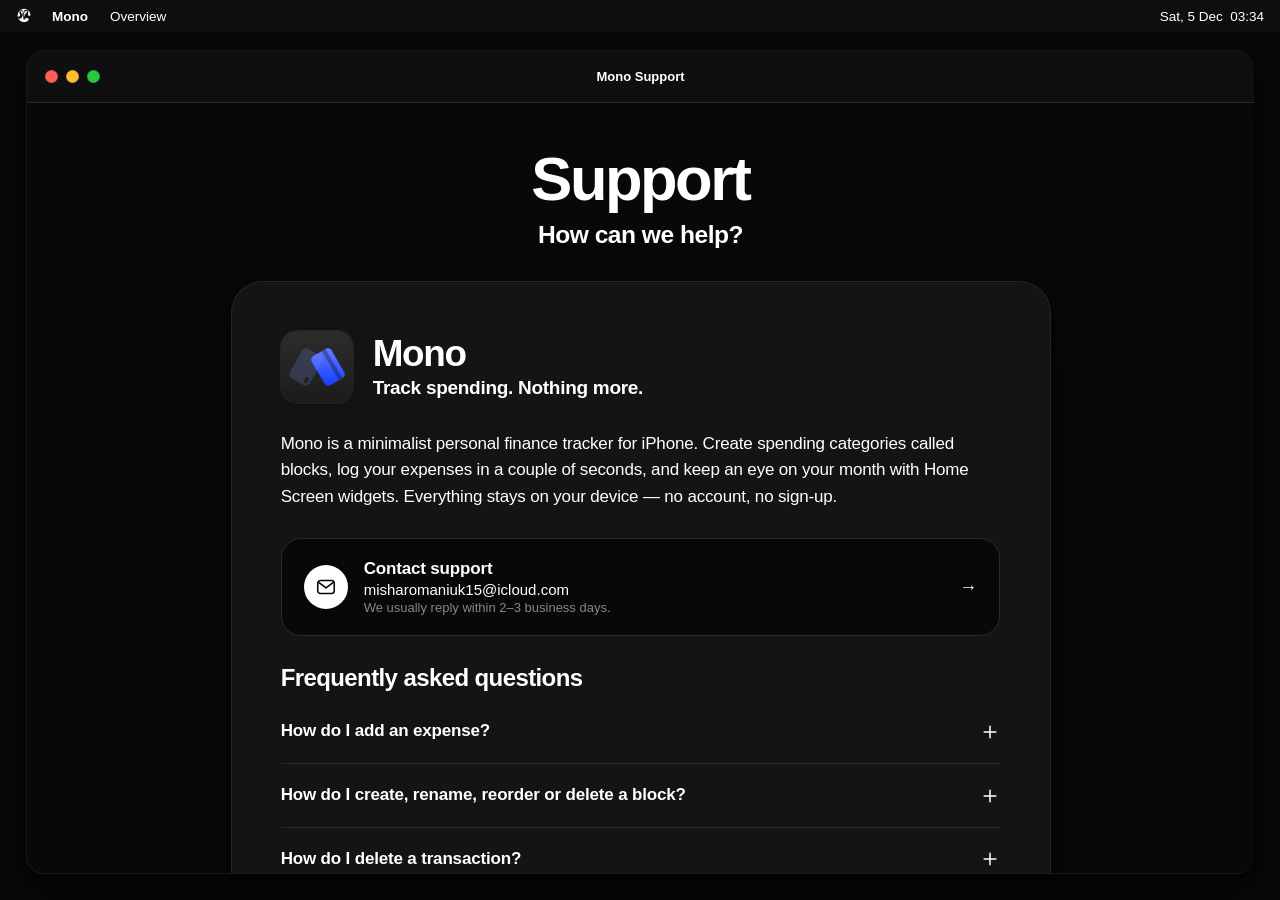
<file: support.html>
<!DOCTYPE html>
<html lang="en" data-theme="light">

<head>
    <meta charset="UTF-8">
    <meta name="viewport" content="width=device-width, initial-scale=1.0">
    <title>Support</title>

    <link rel="icon" type="image/svg+xml" href="style/icons/icon_invercaro_white.svg">
    <link rel="apple-touch-icon" href="style/icons/icon_invercaro_white.svg">

    <link rel="stylesheet" href="style/main.css?v=70">
    <link rel="stylesheet" href="style/support.css?v=70">
    <link rel="stylesheet" href="style/mobile.css?v=70">
    <script>
        (function () {
            /* Opened directly (a link from the App Store, the app or a search engine): show it as a window on the home page.
               Inside the home page it is an iframe, so this doesn't run there. `?page` keeps the plain page. */
            if (window.self === window.top && !/[?&]page\b/.test(location.search)) {
                location.replace('index.html?open=' + encodeURIComponent('support.html' + location.hash));
                return;
            }
            try {
                var h = new Date().getHours();
                document.documentElement.setAttribute('data-theme', h >= 6 && h < 18 ? 'light' : 'dark');
            } catch (e) {}
            if (window.self !== window.top) document.documentElement.classList.add('is-embed');
            document.documentElement.classList.add('is-loading');
        })();
    </script>
</head>

<body>
    <canvas class="dots-canvas" id="dots-canvas" aria-hidden="true"></canvas>
    <header class="main-header menubar">
      <nav class="menubar-left">
        <a href="index.html" class="menubar-logo" aria-label="Invercaro home">
          <img src="style/icons/icon_invercaro.svg" alt="" class="logo-icon">
        </a>
        <div class="menu">
          <button class="menubar-item menu-trigger" id="link-invercaro" type="button" aria-expanded="false" aria-controls="menu-invercaro">Invercaro</button>
          <div class="menu-pop menu-pop--list" id="menu-invercaro" role="dialog" aria-label="Invercaro">
            <p class="menu-row">We create products that leave space.</p>
            <p class="menu-row">An independent app studio crafting quiet, minimalist tools for&nbsp;iOS.</p>
            <p class="menu-row">Software that respects your attention, removes clutter, and leaves space for what truly&nbsp;matters.</p>
          </div>
        </div>

        <div class="menu">
          <button class="menubar-item menu-trigger" id="link-space" type="button" aria-expanded="false" aria-controls="menu-space">Space</button>
          <div class="menu-pop menu-pop--apps" id="menu-space" role="menu" aria-label="Space">
            <a class="menu-app" href="space.html#mono" role="menuitem">Mono</a>
            <a class="menu-app" href="space.html#intent" role="menuitem">Intent</a>
            <a class="menu-app" href="space.html#sileo" role="menuitem">Sileo</a>
          </div>
        </div>

        <div class="menu">
          <button class="menubar-item menu-trigger" type="button" aria-expanded="false" aria-controls="menu-about">About</button>
          <div class="menu-pop menu-pop--list" id="menu-about" role="dialog" aria-label="About">
            <p class="menu-row">We create products because we needed them ourselves.</p>
            <p class="menu-row">Life doesn't need to be optimized. It's important to feel it.</p>
            <p class="menu-row">Our apps don't rush, demand, or evaluate — they're just there when needed.</p>
          </div>
        </div>

        <div class="menu">
          <button class="menubar-item menu-trigger" type="button" aria-expanded="false" aria-controls="menu-next">What's next</button>
          <div class="menu-pop menu-pop--list" id="menu-next" role="dialog" aria-label="What's next">
            <p class="menu-row">Simple tools for attention, clarity and&nbsp;space.</p>
            <p class="menu-row">We build only when something is truly&nbsp;missing — never sooner.</p>
          </div>
        </div>
      </nav>

      <div class="menubar-right">
        <time class="menubar-clock" id="menubar-clock"></time>
      </div>
    </header>


    <main class="su-container">
        <div class="su-window-bar">
            <div class="sp-lights" role="group" aria-label="Window controls">
                <button type="button" class="sp-light sp-light--close" data-win="close" aria-label="Close"><svg viewBox="0 0 12 12" fill="none" stroke="currentColor" stroke-width="1.6" stroke-linecap="round"><path d="M3.5 3.5l5 5M8.5 3.5l-5 5"/></svg></button>
                <button type="button" class="sp-light sp-light--min" data-win="minimize" aria-label="Minimize"><svg viewBox="0 0 12 12" fill="none" stroke="currentColor" stroke-width="1.6" stroke-linecap="round"><path d="M3 6h6"/></svg></button>
                <button type="button" class="sp-light sp-light--zoom" data-win="zoom" aria-label="Enter full screen"><svg viewBox="0 0 12 12" fill="currentColor"><path d="M3.2 8.8V4.6l4.2 4.2zM8.8 3.2v4.2L4.6 3.2z"/></svg></button>
            </div>
            <p class="su-window-title" id="su-window-title">Support</p>
        </div>

        <div class="su-window-scroll">
        <section class="su-hero">
            <h1 class="su-title">Support</h1>
            <p class="su-subtitle">How can we help?</p>
        </section>

        <div class="su-layout">
            <nav class="su-apps" aria-label="Apps">
                <button type="button" class="su-app is-active" data-app="mono">
                    <img src="style/icons/icon_mono.svg" data-app-icon="mono" alt="" class="su-app-icon">
                    <span class="su-app-text"><strong>Mono</strong><span>Testing</span></span>
                </button>
                <button type="button" class="su-app" data-app="intent">
                    <img src="style/icons/icon_intent.svg" data-app-icon="intent" alt="" class="su-app-icon">
                    <span class="su-app-text"><strong>Intent</strong><span>Testing</span></span>
                </button>
                <button type="button" class="su-app" data-app="sileo">
                    <img src="style/icons/icon_sileo.svg" data-app-icon="sileo" alt="" class="su-app-icon">
                    <span class="su-app-text"><strong>Sileo</strong><span>Design</span></span>
                </button>
            </nav>

            <div class="su-panels">
                <article class="su-panel is-active" id="su-mono">
                    <header class="su-panel-head">
                        <img src="style/icons/icon_mono.svg" data-app-icon="mono" alt="" class="su-panel-icon">
                        <div>
                            <h2>Mono</h2>
                            <p class="su-tagline">Track spending. Nothing more.</p>
                        </div>
                    </header>
                    <p class="su-desc">Mono is a minimalist personal finance tracker for iPhone. Create spending categories called blocks, log your expenses in a couple of seconds, and keep an eye on your month with Home Screen widgets. Everything stays on your device — no account, no sign-up.</p>

                    <a class="su-link-card" href="mailto:misharomaniuk15@icloud.com?subject=Mono%20Support">
                        <span class="su-link-icon"><svg viewBox="0 0 24 24" fill="none" stroke="currentColor" stroke-width="1.7" stroke-linecap="round" stroke-linejoin="round" aria-hidden="true"><rect x="3" y="5" width="18" height="14" rx="3" /><path d="m4 7 8 6 8-6" /></svg></span>
                        <span class="su-link-text">
                            <strong>Contact support</strong>
                            <span>misharomaniuk15@icloud.com</span>
                            <small>We usually reply within 2–3 business days.</small>
                        </span>
                        <span class="su-arrow" aria-hidden="true">→</span>
                    </a>

                    <section class="su-faq">
                        <h3>Frequently asked questions</h3>
                        <div class="su-faq-item">
                            <button type="button" class="su-faq-q" aria-expanded="false">
                                <span>How do I add an expense?</span>
                                <svg viewBox="0 0 24 24" fill="none" stroke="currentColor" stroke-width="1.8" stroke-linecap="round" aria-hidden="true"><path d="M12 5v14M5 12h14" /></svg>
                            </button>
                            <div class="su-faq-a"><div><p>On the main screen, choose the amount, currency and block, then slide the button to the right. You can also give the expense a name.</p></div></div>
                        </div>
                        <div class="su-faq-item">
                            <button type="button" class="su-faq-q" aria-expanded="false">
                                <span>How do I create, rename, reorder or delete a block?</span>
                                <svg viewBox="0 0 24 24" fill="none" stroke="currentColor" stroke-width="1.8" stroke-linecap="round" aria-hidden="true"><path d="M12 5v14M5 12h14" /></svg>
                            </button>
                            <div class="su-faq-a"><div><p>Open Blocks. Tap a card to edit it, or long-press a card to reorder or delete it.</p></div></div>
                        </div>
                        <div class="su-faq-item">
                            <button type="button" class="su-faq-q" aria-expanded="false">
                                <span>How do I delete a transaction?</span>
                                <svg viewBox="0 0 24 24" fill="none" stroke="currentColor" stroke-width="1.8" stroke-linecap="round" aria-hidden="true"><path d="M12 5v14M5 12h14" /></svg>
                            </button>
                            <div class="su-faq-a"><div><p>Open a block and swipe the transaction to the left.</p></div></div>
                        </div>
                        <div class="su-faq-item">
                            <button type="button" class="su-faq-q" aria-expanded="false">
                                <span>Where is my data stored? Can I sync between devices?</span>
                                <svg viewBox="0 0 24 24" fill="none" stroke="currentColor" stroke-width="1.8" stroke-linecap="round" aria-hidden="true"><path d="M12 5v14M5 12h14" /></svg>
                            </button>
                            <div class="su-faq-a"><div><p>Your data is stored on your iPhone and is protected while it’s locked. Mono has no account and no server, so there is no live sync between devices. To move your data, turn on iCloud Backup in Settings, back up on one iPhone, then tap Restore from iCloud on the other one signed in to the same Apple Account.</p></div></div>
                        </div>
                        <div class="su-faq-item">
                            <button type="button" class="su-faq-q" aria-expanded="false">
                                <span>I deleted the app — can I restore my data?</span>
                                <svg viewBox="0 0 24 24" fill="none" stroke="currentColor" stroke-width="1.8" stroke-linecap="round" aria-hidden="true"><path d="M12 5v14M5 12h14" /></svg>
                            </button>
                            <div class="su-faq-a"><div><p>Yes, if you made an iCloud Backup. Install Mono again, open Settings → iCloud Backup and tap Restore from iCloud. Without one, your data can only come back from your own device backup (iCloud or a computer backup). Mono keeps no other copy of your data.</p></div></div>
                        </div>
                        <div class="su-faq-item">
                            <button type="button" class="su-faq-q" aria-expanded="false">
                                <span>How do I add a Mono widget?</span>
                                <svg viewBox="0 0 24 24" fill="none" stroke="currentColor" stroke-width="1.8" stroke-linecap="round" aria-hidden="true"><path d="M12 5v14M5 12h14" /></svg>
                            </button>
                            <div class="su-faq-a"><div><p>Touch and hold an empty spot on your Home Screen, tap Edit, then Add Widget. Search for Mono and choose small, medium or large. Tap the widget any time to open Mono, ready to add an expense.</p></div></div>
                        </div>
                        <div class="su-faq-item">
                            <button type="button" class="su-faq-q" aria-expanded="false">
                                <span>How do I choose what the widget shows?</span>
                                <svg viewBox="0 0 24 24" fill="none" stroke="currentColor" stroke-width="1.8" stroke-linecap="round" aria-hidden="true"><path d="M12 5v14M5 12h14" /></svg>
                            </button>
                            <div class="su-faq-a"><div><p>In Mono, open Trends and tap the gear to open Settings, then Widget. Small and medium widgets show all your blocks or one block you pick; the large widget shows two or three blocks. You can also choose the currency for the total.</p></div></div>
                        </div>
                        <div class="su-faq-item">
                            <button type="button" class="su-faq-q" aria-expanded="false">
                                <span>Why are my widget amounts hidden?</span>
                                <svg viewBox="0 0 24 24" fill="none" stroke="currentColor" stroke-width="1.8" stroke-linecap="round" aria-hidden="true"><path d="M12 5v14M5 12h14" /></svg>
                            </button>
                            <div class="su-faq-a"><div><p>To protect your privacy, Mono hides amounts and block names in the widget while your iPhone is locked. They appear again as soon as you unlock it.</p></div></div>
                        </div>
                        <div class="su-faq-item">
                            <button type="button" class="su-faq-q" aria-expanded="false">
                                <span>How do I erase all my data?</span>
                                <svg viewBox="0 0 24 24" fill="none" stroke="currentColor" stroke-width="1.8" stroke-linecap="round" aria-hidden="true"><path d="M12 5v14M5 12h14" /></svg>
                            </button>
                            <div class="su-faq-a"><div><p>Open Settings and tap Erase All Data. This permanently deletes every block, expense and backup copy on this iPhone. Your settings stay. It can’t be undone. Your iCloud Backup is kept; delete it in the iOS Settings app → your name → iCloud → Manage Account Storage → Mono.</p></div></div>
                        </div>
                        <div class="su-faq-item">
                            <button type="button" class="su-faq-q" aria-expanded="false">
                                <span>How are currencies converted?</span>
                                <svg viewBox="0 0 24 24" fill="none" stroke="currentColor" stroke-width="1.8" stroke-linecap="round" aria-hidden="true"><path d="M12 5v14M5 12h14" /></svg>
                            </button>
                            <div class="su-faq-a"><div><p>Mono uses fixed, approximate exchange rates built into the app, so it works fully offline. You can set your own rates in Settings → Currencies, or enter a rate when you change a block’s currency.</p></div></div>
                        </div>
                    </section>

                    <a class="su-link-card" href="space.html#privacy">
                        <span class="su-link-icon"><svg viewBox="0 0 24 24" fill="none" stroke="currentColor" stroke-width="1.7" stroke-linecap="round" stroke-linejoin="round" aria-hidden="true"><rect x="5" y="10.5" width="14" height="10" rx="2.5" /><path d="M8.5 10.5V7.5a3.5 3.5 0 0 1 7 0v3" /></svg></span>
                        <span class="su-link-text">
                            <strong>Privacy Policy</strong>
                            <span>Mono collects no data. Read how your information is handled.</span>
                        </span>
                        <span class="su-arrow" aria-hidden="true">→</span>
                    </a>
                </article>

                <article class="su-panel" id="su-intent">
                    <header class="su-panel-head">
                        <img src="style/icons/icon_intent.svg" data-app-icon="intent" alt="" class="su-panel-icon">
                        <div>
                            <h2>Intent</h2>
                            <p class="su-tagline">Plan the trip. Keep the journey.</p>
                        </div>
                    </header>
                    <p class="su-desc">Intent is a trip planner for iPhone. Every trip is a travel note: the cities you’ll visit, places and notes for each day, and every ticket and booking in one place. Finished trips fill in your world map. Everything stays on your device — no account, no sign-up.</p>

                    <a class="su-link-card" href="mailto:misharomaniuk15@icloud.com?subject=Intent%20Support">
                        <span class="su-link-icon"><svg viewBox="0 0 24 24" fill="none" stroke="currentColor" stroke-width="1.7" stroke-linecap="round" stroke-linejoin="round" aria-hidden="true"><rect x="3" y="5" width="18" height="14" rx="3" /><path d="m4 7 8 6 8-6" /></svg></span>
                        <span class="su-link-text">
                            <strong>Contact support</strong>
                            <span>misharomaniuk15@icloud.com</span>
                            <small>We usually reply within 2–3 business days.</small>
                        </span>
                        <span class="su-arrow" aria-hidden="true">→</span>
                    </a>

                    <section class="su-faq">
                        <h3>Frequently asked questions</h3>
                        <div class="su-faq-item">
                            <button type="button" class="su-faq-q" aria-expanded="false">
                                <span>How do I plan a trip?</span>
                                <svg viewBox="0 0 24 24" fill="none" stroke="currentColor" stroke-width="1.8" stroke-linecap="round" aria-hidden="true"><path d="M12 5v14M5 12h14" /></svg>
                            </button>
                            <div class="su-faq-a"><div><p>On My Trips, tap + and choose the country and dates. Open the trip and tap Add Step to add the cities you’ll visit. In a city, tap Add for places and notes: give them a day and a time, or leave them in Not planned yet for later.</p></div></div>
                        </div>
                        <div class="su-faq-item">
                            <button type="button" class="su-faq-q" aria-expanded="false">
                                <span>How do I add tickets and bookings?</span>
                                <svg viewBox="0 0 24 24" fill="none" stroke="currentColor" stroke-width="1.8" stroke-linecap="round" aria-hidden="true"><path d="M12 5v14M5 12h14" /></svg>
                            </button>
                            <div class="su-faq-a"><div><p>Open the trip’s Documents tab and tap Add File, or add files to a city, a place or the journey between cities. Flight tickets show as boarding-pass cards with the route and flight number, and everything opens in the app, even offline.</p></div></div>
                        </div>
                        <div class="su-faq-item">
                            <button type="button" class="su-faq-q" aria-expanded="false">
                                <span>Why can’t I change a past trip?</span>
                                <svg viewBox="0 0 24 24" fill="none" stroke="currentColor" stroke-width="1.8" stroke-linecap="round" aria-hidden="true"><path d="M12 5v14M5 12h14" /></svg>
                            </button>
                            <div class="su-faq-a"><div><p>When a trip ends it moves to the Archive and its countries fill in your map. Archived trips can be looked through, shared or deleted, and you can still change their cover photo, but nothing else is edited so your memories stay as they were.</p></div></div>
                        </div>
                        <div class="su-faq-item">
                            <button type="button" class="su-faq-q" aria-expanded="false">
                                <span>How do I add countries I visited before?</span>
                                <svg viewBox="0 0 24 24" fill="none" stroke="currentColor" stroke-width="1.8" stroke-linecap="round" aria-hidden="true"><path d="M12 5v14M5 12h14" /></svg>
                            </button>
                            <div class="su-faq-a"><div><p>Open the Map, tap the country and choose Mark Visited. For small countries that are hard to tap, use the search button next to the tab bar to find a country and jump to it.</p></div></div>
                        </div>
                        <div class="su-faq-item">
                            <button type="button" class="su-faq-q" aria-expanded="false">
                                <span>How do I compare maps with a friend?</span>
                                <svg viewBox="0 0 24 24" fill="none" stroke="currentColor" stroke-width="1.8" stroke-linecap="round" aria-hidden="true"><path d="M12 5v14M5 12h14" /></svg>
                            </button>
                            <div class="su-faq-a"><div><p>On the Map, tap Compare Maps. Show your map code, or tap Scan a Friend’s Code to scan theirs. You can also send your map as a file. A map code holds only a name, your countries and your city count.</p></div></div>
                        </div>
                        <div class="su-faq-item">
                            <button type="button" class="su-faq-q" aria-expanded="false">
                                <span>How do I share a trip?</span>
                                <svg viewBox="0 0 24 24" fill="none" stroke="currentColor" stroke-width="1.8" stroke-linecap="round" aria-hidden="true"><path d="M12 5v14M5 12h14" /></svg>
                            </button>
                            <div class="su-faq-a"><div><p>Open the trip and tap the share button. Your friend opens the file in Intent and gets their own copy, with its cities, places, notes and files.</p></div></div>
                        </div>
                        <div class="su-faq-item">
                            <button type="button" class="su-faq-q" aria-expanded="false">
                                <span>Where do the country photos come from?</span>
                                <svg viewBox="0 0 24 24" fill="none" stroke="currentColor" stroke-width="1.8" stroke-linecap="round" aria-hidden="true"><path d="M12 5v14M5 12h14" /></svg>
                            </button>
                            <div class="su-faq-a"><div><p>They come with the app, so they show without an internet connection and nothing is downloaded. You can use your own photo instead with Change Cover Photo in the trip’s … menu.</p></div></div>
                        </div>
                        <div class="su-faq-item">
                            <button type="button" class="su-faq-q" aria-expanded="false">
                                <span>Where is my data stored? Can I sync between devices?</span>
                                <svg viewBox="0 0 24 24" fill="none" stroke="currentColor" stroke-width="1.8" stroke-linecap="round" aria-hidden="true"><path d="M12 5v14M5 12h14" /></svg>
                            </button>
                            <div class="su-faq-a"><div><p>Your trips are stored only on this iPhone. Intent has no account and no server, so there is no sync between devices. To move a trip, share it and open it on the other device.</p></div></div>
                        </div>
                        <div class="su-faq-item">
                            <button type="button" class="su-faq-q" aria-expanded="false">
                                <span>I deleted the app — can I restore my trips?</span>
                                <svg viewBox="0 0 24 24" fill="none" stroke="currentColor" stroke-width="1.8" stroke-linecap="round" aria-hidden="true"><path d="M12 5v14M5 12h14" /></svg>
                            </button>
                            <div class="su-faq-a"><div><p>Only from your own device backup (iCloud or a computer backup). Intent keeps no copy of your data anywhere else.</p></div></div>
                        </div>
                        <div class="su-faq-item">
                            <button type="button" class="su-faq-q" aria-expanded="false">
                                <span>How do I change the app’s language?</span>
                                <svg viewBox="0 0 24 24" fill="none" stroke="currentColor" stroke-width="1.8" stroke-linecap="round" aria-hidden="true"><path d="M12 5v14M5 12h14" /></svg>
                            </button>
                            <div class="su-faq-a"><div><p>Open Settings and tap Language. Some text changes after you restart the app.</p></div></div>
                        </div>
                    </section>

                    <a class="su-link-card" href="space.html#intent-privacy">
                        <span class="su-link-icon"><svg viewBox="0 0 24 24" fill="none" stroke="currentColor" stroke-width="1.7" stroke-linecap="round" stroke-linejoin="round" aria-hidden="true"><rect x="5" y="10.5" width="14" height="10" rx="2.5" /><path d="M8.5 10.5V7.5a3.5 3.5 0 0 1 7 0v3" /></svg></span>
                        <span class="su-link-text">
                            <strong>Privacy Policy</strong>
                            <span>Intent collects no data. Read how your information is handled.</span>
                        </span>
                        <span class="su-arrow" aria-hidden="true">→</span>
                    </a>
                </article>

                <article class="su-panel" id="su-sileo">
                    <header class="su-panel-head">
                        <img src="style/icons/icon_sileo.svg" data-app-icon="sileo" alt="" class="su-panel-icon">
                        <div>
                            <h2>Sileo</h2>
                            <p class="su-tagline">Take a moment.</p>
                        </div>
                    </header>
                    <p class="su-desc">Sileo gives you space to pause, breathe and notice the small wins. It is still in development, so help articles will appear here when it launches. Questions or ideas in the meantime? We’d love to hear from you.</p>

                    <a class="su-link-card" href="mailto:misharomaniuk15@icloud.com?subject=Sileo">
                        <span class="su-link-icon"><svg viewBox="0 0 24 24" fill="none" stroke="currentColor" stroke-width="1.7" stroke-linecap="round" stroke-linejoin="round" aria-hidden="true"><rect x="3" y="5" width="18" height="14" rx="3" /><path d="m4 7 8 6 8-6" /></svg></span>
                        <span class="su-link-text">
                            <strong>Contact support</strong>
                            <span>misharomaniuk15@icloud.com</span>
                            <small>We usually reply within 2–3 business days.</small>
                        </span>
                        <span class="su-arrow" aria-hidden="true">→</span>
                    </a>
                </article>
            </div>
        </div>
        </div>
    </main>

    <script src="js/bg.js?v=70"></script>
    <script src="js/site.js?v=71"></script>
    <script src="js/app.js?v=71"></script>
    <script src="js/support.js?v=71"></script>
</body>

</html>
</file>
<file: style/main.css>
/* ====== CSS VARIABLES ====== */
:root {
    --bg-main: #F7F7F7;
    --bg-card: #FFFFFF;
    --text-primary: #1D1D1F;
    --text-strong: #000000;
    --text-secondary: #8E8E93;
    --text-inverse: #FFFFFF;

    --color-gray-line: #E5E5EA;

    --accent: #7C6DF2;
    --dot-color: 188, 188, 194;

    --card-shadow: 0 24px 48px rgba(0, 0, 0, 0.06), 0 2px 6px rgba(0, 0, 0, 0.04);
    --card-border: rgba(0, 0, 0, 0.04);

    --ease-out: cubic-bezier(0.23, 1, 0.32, 1);
    --ease-in-out: cubic-bezier(0.77, 0, 0.175, 1);
    --ease-spring: cubic-bezier(0.32, 0.72, 0, 1);
    --ease-pop: cubic-bezier(0.34, 1.32, 0.5, 1);

    --dur-press: 150ms;
    --dur-hover: 300ms;
    --dur-slow: 450ms;
}

/* ====== DARK THEME ====== */
html[data-theme="dark"] {
    --bg-main: #08080A;
    --bg-card: #141417;
    --text-primary: #EDEDEF;
    --text-strong: #FFFFFF;
    --text-secondary: #86868B;
    --text-inverse: #08080A;

    --color-gray-line: #2A2A2E;

    --accent: #9E90FF;
    --dot-color: 132, 128, 150;

    --card-shadow: 0 24px 60px rgba(0, 0, 0, 0.55), 0 2px 8px rgba(0, 0, 0, 0.4);
    --card-border: rgba(255, 255, 255, 0.07);
}

/* ====== RESET & BASE ====== */
* {
    margin: 0;
    padding: 0;
    box-sizing: border-box;
    font-family: -apple-system, BlinkMacSystemFont, "Segoe UI", Roboto, Helvetica, Arial, sans-serif;
}

body {
    background-color: var(--bg-main);
    color: var(--text-primary);
    transition: background-color var(--dur-slow) var(--ease-out);
}

body.home {
    height: 100vh;
    overflow: hidden;
    display: flex;
    flex-direction: column;
}

body.home main {
    flex: 1;
    min-height: 0;
    display: flex;
}

[hidden] {
    display: none !important;
}

/* ====== BACKGROUND CANVAS ====== */
.dots-canvas {
    position: fixed;
    inset: 0;
    width: 100%;
    height: 100%;
    z-index: -1;
    pointer-events: none;
}

/* ====== MENU BAR ====== */
.menubar {
    position: relative;
    z-index: 50;
    display: flex;
    align-items: center;
    justify-content: space-between;
    height: 32px;
    padding: 0 14px;
    background-color: color-mix(in srgb, var(--bg-card) 62%, transparent);
    -webkit-backdrop-filter: saturate(180%) blur(24px);
    backdrop-filter: saturate(180%) blur(24px);
    font-size: 13.5px;
    color: var(--text-strong);
    transition: background-color var(--dur-slow) var(--ease-out);
}

.menubar-left,
.menubar-right {
    display: flex;
    align-items: center;
    height: 100%;
}

.menubar-left {
    gap: 2px;
}

.menubar-right {
    gap: 6px;
}

.menubar-clock {
    padding: 0 2px 0 8px;
    font-weight: 500;
    font-variant-numeric: tabular-nums;
    white-space: pre;
    color: var(--text-strong);
}

.menubar-logo {
    display: inline-flex;
    align-items: center;
    padding: 0 8px 0 2px;
    height: 24px;
    border-radius: 12px;
    transition: transform var(--dur-press) var(--ease-out);
}

.menubar-logo:active {
    transform: scale(0.94);
}

.logo-icon {
    width: 16px;
    height: 16px;
}

html[data-theme="dark"] .logo-icon {
    filter: invert(1);
}

.menubar-item {
    display: inline-flex;
    align-items: center;
    height: 24px;
    padding: 0 10px;
    border: 0;
    border-radius: 12px;
    background: none;
    font-size: 13.5px;
    font-weight: 400;
    color: var(--text-strong);
    text-decoration: none;
    white-space: nowrap;
    cursor: pointer;
    -webkit-appearance: none;
    appearance: none;
    transition: background-color 120ms var(--ease-out);
}

.menubar-item:hover,
.menu.is-open > .menubar-item {
    background-color: color-mix(in srgb, var(--text-strong) 9%, transparent);
}

.menubar-item.nav-current {
    font-weight: 700;
}

.menubar-item:focus-visible,
.menubar-logo:focus-visible {
    outline: 2px solid var(--accent);
    outline-offset: 1px;
}

/* ====== MENU BAR APP MODE ====== */
.menubar-swap {
    display: grid;
    align-items: center;
    height: 100%;
}

.menubar-group {
    grid-area: 1 / 1;
    display: flex;
    align-items: center;
    gap: 2px;
    height: 100%;
}

.menubar-group > * {
    transition: opacity 260ms var(--ease-out), transform 460ms var(--ease-pop), filter 300ms var(--ease-out);
    transition-delay: calc(var(--k, 0) * 55ms);
}

.menubar-group > :nth-child(2) { --k: 1; }
.menubar-group > :nth-child(3) { --k: 2; }
.menubar-group > :nth-child(4) { --k: 3; }

.menubar-group--app > *,
.menubar.is-app .menubar-group--site > * {
    opacity: 0;
    filter: blur(5px);
    pointer-events: none;
    transition-duration: 180ms, 240ms, 180ms;
    transition-delay: calc(var(--k, 0) * 30ms);
}

.menubar-group--app > * {
    transform: translate3d(0, 9px, 0);
}

.menubar.is-app .menubar-group--site > * {
    transform: translate3d(0, -9px, 0);
}

.menubar.is-app .menubar-group--app > * {
    opacity: 1;
    filter: none;
    transform: none;
    pointer-events: auto;
    transition-duration: 300ms, 520ms, 340ms;
    transition-delay: calc(120ms + var(--k, 0) * 60ms);
}

.menubar.is-app .menubar-group--app.is-refreshing > * {
    opacity: 0;
    filter: blur(4px);
    transform: translate3d(-6px, 0, 0);
    transition-duration: 160ms;
    transition-delay: 0ms;
}

.menu-row--head {
    display: flex;
    align-items: center;
    justify-content: space-between;
    gap: 10px;
    font-weight: 600;
}

.menu-status {
    padding: 2px 8px;
    border-radius: 999px;
    font-size: 10px;
    font-weight: 600;
    letter-spacing: 0.4px;
    text-transform: uppercase;
    color: var(--text-secondary);
    background-color: var(--color-gray-line);
}

/* ====== MENU POPOVERS ====== */
.menu {
    position: relative;
    display: flex;
    align-items: center;
}

.menu-pop {
    position: absolute;
    top: calc(100% + 8px);
    left: -6px;
    width: 300px;
    padding: 18px 20px 20px;
    border-radius: 14px;
    background-color: color-mix(in srgb, var(--bg-card) 94%, transparent);
    -webkit-backdrop-filter: saturate(180%) blur(30px);
    backdrop-filter: saturate(180%) blur(30px);
    border: 1px solid var(--card-border);
    box-shadow: 0 18px 50px rgba(0, 0, 0, 0.14), 0 2px 8px rgba(0, 0, 0, 0.06);
    display: flex;
    flex-direction: column;
    gap: 12px;
    text-align: left;
    cursor: default;
    opacity: 0;
    visibility: hidden;
    transform: translate3d(var(--slide, 0px), -10px, 0) scale(0.94);
    transform-origin: top left;
    transition: opacity 220ms var(--ease-out), transform 300ms var(--ease-out), visibility 0s linear 300ms;
}

html[data-theme="dark"] .menu-pop {
    box-shadow: 0 22px 60px rgba(0, 0, 0, 0.6), 0 2px 8px rgba(0, 0, 0, 0.4);
}

.menu.is-open .menu-pop {
    opacity: 1;
    visibility: visible;
    transform: translate3d(0, 0, 0) scale(1);
    transition: opacity 260ms var(--ease-out), transform 520ms var(--ease-pop), visibility 0s;
}

.menu.no-anim .menu-pop,
.menu.no-anim .menu-row,
.menu.no-anim .menu-app {
    transition: none;
}

.menu-pop--list,
.menu-pop--apps {
    padding: 5px;
    gap: 0;
}

.menu-pop--apps {
    width: 180px;
}

.menu-row,
.menu-app {
    position: relative;
    display: block;
    margin: 0;
    padding: 8px 11px;
    border-radius: 10px;
    font-size: 13.5px;
    font-weight: 400;
    line-height: 1.4;
    letter-spacing: -0.005em;
    color: var(--text-strong);
    text-decoration: none;
    opacity: 0;
    filter: blur(4px);
    transform: translate3d(0, 6px, 0);
    transition: opacity 160ms var(--ease-out), filter 160ms var(--ease-out), transform 200ms var(--ease-out);
}

.menu.is-open .menu-row,
.menu.is-open .menu-app {
    opacity: 1;
    filter: blur(0);
    transform: translate3d(0, 0, 0);
    transition: opacity 380ms var(--ease-out), filter 420ms var(--ease-out), transform 520ms var(--ease-pop),
        background-color 120ms var(--ease-out);
    transition-delay: calc(70ms + var(--i, 0) * 45ms), calc(70ms + var(--i, 0) * 45ms), calc(70ms + var(--i, 0) * 45ms), 0ms;
}

.menu-pop > :nth-child(2) { --i: 1; }
.menu-pop > :nth-child(3) { --i: 2; }
.menu-pop > :nth-child(4) { --i: 3; }

.menu-row + .menu-row,
.menu-app + .menu-app {
    margin-top: 11px;
}

.menu-row + .menu-row::before,
.menu-app + .menu-app::before {
    content: "";
    position: absolute;
    left: 11px;
    right: 11px;
    top: -6px;
    height: 1px;
    background-color: var(--color-gray-line);
}

.menu-app:hover,
.menu-app:focus-visible {
    background-color: color-mix(in srgb, var(--text-strong) 9%, transparent);
    outline: none;
}

/* ====== SPLASH ====== */
.splash {
    display: none;
}

html.has-splash .splash {
    position: fixed;
    inset: 0;
    z-index: 1000;
    display: flex;
    align-items: center;
    justify-content: center;
    padding: 0 24px;
    background-color: var(--bg-main);
    transition: opacity 900ms var(--ease-out), visibility 0s linear 900ms;
}

.splash-title {
    display: flex;
    flex-wrap: wrap;
    justify-content: center;
    column-gap: 0.26em;
    font-size: clamp(34px, 5.4vw, 72px);
    font-weight: 600;
    letter-spacing: -0.035em;
    line-height: 1.08;
    text-align: center;
    color: var(--text-strong);
    transition: transform 900ms var(--ease-out), filter 900ms var(--ease-out);
}

.splash-title span {
    display: inline-block;
    opacity: 0;
    filter: blur(14px);
    transform: translateY(0.32em);
    animation: splash-word 1100ms var(--ease-out) both;
    animation-delay: calc(250ms + var(--i) * 170ms);
}

@keyframes splash-word {
    to { opacity: 1; filter: blur(0); transform: translateY(0); }
}

.splash.is-leaving {
    opacity: 0;
    visibility: hidden;
}

.splash.is-leaving .splash-title {
    transform: scale(1.04);
    filter: blur(10px);
}

/* ====== STAGE ====== */
.projects-canvas {
    position: relative;
    flex: 1;
    min-height: 0;
    width: 100%;
    padding: 8px 5vw 28px;
    overflow: visible;
}

/* ====== LAYOUT ====== */
.stage {
    position: relative;
    max-width: 1400px;
    height: 100%;
    margin: 0 auto;
    z-index: 1;
}

/* ====== DOCK ====== */
.dock {
    position: absolute;
    left: 0;
    right: 0;
    bottom: 0;
    margin: 0 auto;
    width: fit-content;
    z-index: 6;
    display: flex;
    align-items: center;
    gap: 16px;
    padding: 11px 24px;
    border-radius: 24px;
    background-color: var(--bg-card);
    border: 1px solid var(--card-border);
    box-shadow: 0 0 0 0.5px var(--card-border), 0 1px 2px rgba(0, 0, 0, 0.04);
    transition: padding var(--dur-hover) var(--ease-out), background-color var(--dur-slow) var(--ease-out);
}

.dock.is-hover {
    padding: 11px 36px;
}

.dock.is-hover .dock-apps { gap: 34px; }

/* ---- minimised windows: a separator, then window thumbnails (right end of the dock) ---- */
.dock { gap: 0; }

.dock-sep {
    align-self: stretch;
    width: 0;
    margin: 4px 0;
    background-color: var(--card-border);
    opacity: 0;
    transition: width 300ms var(--ease-out), margin 300ms var(--ease-out), opacity 300ms var(--ease-out);
}

.dock.has-windows .dock-sep {
    width: 1px;
    margin: 4px 18px;
    background-color: color-mix(in srgb, var(--text-primary) 18%, transparent);
    opacity: 1;
}

.dock-windows {
    display: flex;
    align-items: flex-end;
    gap: 14px;
    height: 58px;
}

.dock-window {
    position: relative;
    width: 0;
    height: 46px;
    margin-bottom: 11px;
    padding: 0;
    border: 0;
    background: none;
    cursor: pointer;
    -webkit-appearance: none;
    appearance: none;
    transition: width 300ms var(--ease-out);
}

.dock-window.is-in { width: 74px; }

.dock.is-measuring .dock-sep,
.dock.is-measuring .dock-window {
    transition: none;
}

.dock-window-card {
    position: absolute;
    inset: 0;
    display: flex;
    flex-direction: column;
    overflow: hidden;
    border-radius: 6px;
    background-color: var(--bg-card);
    box-shadow: 0 0 0 0.5px var(--card-border), 0 4px 10px rgba(0, 0, 0, 0.14);
    opacity: 0;
    transform: scale(0.92);
    transition: opacity 220ms var(--ease-out), transform 220ms var(--ease-out);
}

.dock-window.is-filled .dock-window-card {
    opacity: 1;
    transform: none;
}

.dock-window-bar {
    flex: none;
    display: flex;
    gap: 2.5px;
    padding: 3.5px 4px;
}

.dock-window-bar i {
    width: 4px;
    height: 4px;
    border-radius: 50%;
    background-color: #FF5F57;
}

.dock-window-bar i:nth-child(2) { background-color: #FEBC2E; }
.dock-window-bar i:nth-child(3) { background-color: #28C840; }

.dock-window-shot {
    flex: 1;
    min-height: 0;
    width: 100%;
    object-fit: cover;
}

.dock-window-shot--support {
    display: grid;
    place-items: center;
    background-color: color-mix(in srgb, var(--bg-main) 60%, var(--bg-card));
}

.dock-window-shot--support b {
    font-size: 15px;
    font-weight: 700;
    color: var(--text-secondary);
}

.dock-window-badge {
    position: absolute;
    right: -6px;
    bottom: -6px;
    width: 22px;
    height: 22px;
    border-radius: 6px;
    filter: drop-shadow(0 2px 4px rgba(0, 0, 0, 0.2));
    opacity: 0;
    transition: opacity 220ms var(--ease-out) 80ms;
}

.dock-window.is-filled .dock-window-badge { opacity: 1; }

.dock-window:hover .dock-window-card { transform: translateY(-3px); }

.dock-apps {
    display: flex;
    align-items: flex-end;
    gap: 20px;
    height: 58px;
    transition: gap var(--dur-hover) var(--ease-out);
}

.dock-app {
    position: relative;
    display: flex;
    flex-direction: column;
    align-items: center;
    justify-content: flex-end;
    background: none;
    border: 0;
    padding: 0;
    cursor: pointer;
    -webkit-appearance: none;
    appearance: none;
}

.dock-icon {
    width: 46px;
    height: 46px;
    border-radius: 12px;
    transform-origin: bottom center;
    transform: scale(var(--mag, 1)) translateY(calc((var(--mag, 1) - 1) * -10px));
    transition: transform 120ms var(--ease-out), filter var(--dur-hover) var(--ease-out);
    filter: drop-shadow(0 6px 12px rgba(0, 0, 0, 0.10));
    will-change: transform;
}

.dock-dot {
    width: 5px;
    height: 5px;
    margin-top: 6px;
    border-radius: 50%;
    background: var(--text-primary);
    opacity: 0;
    transform: scale(0.4);
    transition: opacity var(--dur-hover) var(--ease-out), transform var(--dur-hover) var(--ease-out);
}

.dock-app.is-running .dock-dot {
    opacity: 0.9;
    transform: scale(1);
}

/* ====== WINDOW TRAFFIC LIGHTS (space + support windows) ====== */
.sp-lights {
    display: flex;
    gap: 8px;
    margin-right: auto;
    padding-left: 4px;
}

.sp-light {
    display: grid;
    place-items: center;
    width: 13px;
    height: 13px;
    padding: 0;
    border: 0.5px solid rgba(0, 0, 0, 0.12);
    border-radius: 50%;
    color: transparent;
    cursor: pointer;
    transition: color 120ms var(--ease-out), filter 120ms var(--ease-out);
}

.sp-light svg {
    width: 9px;
    height: 9px;
}

.sp-light--close { background: #FF5F57; }
.sp-light--min { background: #FEBC2E; }
.sp-light--zoom { background: #28C840; }

.sp-lights:hover .sp-light,
.sp-lights:focus-within .sp-light {
    color: rgba(0, 0, 0, 0.55);
}

.sp-light:active {
    filter: brightness(0.85);
}

/* ====== SPACE WINDOW (HOME) ====== */
.space-host {
    position: fixed;
    inset: 32px 0 0;
    z-index: 40;
    display: flex;
    justify-content: center;
    padding: 18px 2vw 2vw;
    pointer-events: none;
    transition: inset 420ms var(--ease-spring), padding 420ms var(--ease-spring);
}

.space-host[hidden] {
    display: none;
}

.space-frame {
    flex: 1;
    max-width: 1800px;
    border: 0;
    border-radius: 18px;
    background: transparent;
    color-scheme: normal;
    box-shadow: 0 30px 80px rgba(0, 0, 0, 0.14), 0 4px 14px rgba(0, 0, 0, 0.06);
    opacity: 0;
    transform: translateY(18px) scale(0.94);
    transform-origin: 50% 60%;
    transition:
        opacity 380ms var(--ease-out),
        transform 560ms var(--ease-spring),
        border-radius 420ms var(--ease-spring);
}

html[data-theme="dark"] .space-frame {
    box-shadow: 0 30px 80px rgba(0, 0, 0, 0.6), 0 4px 14px rgba(0, 0, 0, 0.4);
}

.space-host.is-open .space-frame {
    opacity: 1;
    transform: none;
    pointer-events: auto;
}

.space-host.is-closing .space-frame {
    transition: opacity 260ms var(--ease-out), transform 320ms var(--ease-out);
    transform: scale(0.96);
}

.space-host.is-minimizing .space-frame {
    transition: opacity 480ms var(--ease-in-out), transform 500ms var(--ease-in-out);
    transform-origin: 50% 100%;
    transform: translateY(40%) scale(0.08, 0.04);
}

/* The genie is driven by the Web Animations API; CSS transitions must not fight it. */
.space-host.is-genie .space-frame {
    transition: none;
    will-change: transform, clip-path;
}

.space-host.is-max {
    inset: 0;
    z-index: 60;
    padding: 0;
}

.space-host.is-max .space-frame {
    max-width: none;
    border-radius: 0;
}

html.space-open .dock {
    visibility: hidden;
    transition: visibility 0s 400ms;
}

/* ====== ENTRANCE ====== */
html:not(.is-loaded) .main-header,
html:not(.is-loaded) main {
    opacity: 0;
}

@keyframes rise {
    from { opacity: 0; transform: translateY(18px); }
    to   { opacity: 1; transform: translateY(0); }
}

@keyframes fade {
    from { opacity: 0; }
    to   { opacity: 1; }
}

@keyframes nav-in {
    from { opacity: 0; transform: translateY(-8px); }
    to   { opacity: 1; transform: translateY(0); }
}

html.is-loaded .menubar { animation: nav-in 600ms var(--ease-out) 80ms both; }

html.is-loaded .dock { animation: rise 700ms var(--ease-spring) 260ms both; }

/* ====== PAGE TRANSITIONS ====== */
html.is-leaving main {
    opacity: 0;
    transform: translateY(-14px) scale(0.99);
    transition: opacity 400ms var(--ease-out), transform 400ms var(--ease-out);
}

html.is-leaving .main-header {
    opacity: 0;
    transition: opacity 400ms var(--ease-out);
}

html.is-leaving .dots-canvas {
    opacity: 0.4;
    transition: opacity 400ms var(--ease-out);
}

/* ====== THEME REVEAL ====== */
.theme-reveal {
    position: fixed;
    inset: 0;
    z-index: 100000;
    pointer-events: none;
    clip-path: circle(0px at 50% 50%);
    transition: clip-path 640ms var(--ease-in-out);
    will-change: clip-path, opacity;
}

.theme-reveal[data-to="dark"]  { background-color: #08080A; }
.theme-reveal[data-to="light"] { background-color: #F7F7F7; }

.theme-reveal.is-done {
    transition: opacity 260ms var(--ease-out);
    opacity: 0;
}

/* ====== REDUCED MOTION ====== */
@media (prefers-reduced-motion: reduce) {
    *,
    *::before,
    *::after {
        animation-duration: 0.001ms !important;
        animation-delay: 0ms !important;
        animation-iteration-count: 1 !important;
        transition-duration: 0.001ms !important;
        transition-delay: 0ms !important;
        scroll-behavior: auto !important;
    }

    html:not(.is-loaded) .main-header,
    html:not(.is-loaded) main {
        opacity: 1;
    }
}
</file>
<file: style/mobile.css>
/* ====== MOBILE OPTIMIZATION ====== */
@media screen and (max-width: 900px) {
    /* ====== GLOBAL & BODY ====== */
    html, body {
        overflow-y: visible !important;
        overflow-x: clip !important;
        height: auto !important;
        min-height: 100vh;
        position: relative;
        padding-bottom: 44px;
    }

    body.home,
    body.home main {
        display: block !important;
    }

    /* ====== MENU BAR ====== */
    .menubar {
        height: 40px;
        padding: 0 8px;
    }

    .menubar-item {
        padding: 0 8px;
    }

    .menu {
        position: static;
    }

    .menu-pop {
        position: absolute;
        top: calc(100% + 6px);
        left: 8px;
        right: 8px;
        width: auto;
        transform-origin: top center;
    }

    @media (max-width: 520px) {
        .menubar {
            padding: 0 4px;
        }

        .menubar-clock {
            display: none;
        }

        .menubar-left {
            gap: 0;
        }

        .menubar-right {
            gap: 0;
        }

        .menubar-logo {
            padding: 0 6px;
        }

        .menubar-item {
            padding: 0 6px;
            font-size: 13px;
        }
    }

    @media (max-width: 360px) {
        .menubar-logo {
            display: none;
        }
    }

    /* ====== STAGE ====== */
    .projects-canvas {
        padding: 18px 16px 48px;
        height: auto !important;
        min-height: auto !important;
    }

    .stage {
        min-height: auto !important;
        display: flex;
        flex-direction: column;
        align-items: center;
        gap: 24px;
    }

    .dock {
        position: static !important;
        right: auto;
        bottom: auto;
        margin: 0;
        gap: 0;
        padding: 10px 18px;
    }

    .dock-icon {
        transform: none !important;
    }

    .space-host {
        padding: 12px 10px 0;
    }

    .space-frame {
        border-radius: 16px 16px 0 0;
    }

    html.space-open,
    html.space-open body {
        overflow: hidden;
    }

    /* ====== SPACE PAGE ====== */
    body.sp-page {
        display: block;
    }

    .sp-container {
        display: block;
        padding: 12px 10px 0;
    }

    .sp-window {
        border-radius: 16px;
        overflow: clip;
    }

    .sp-window-bar {
        position: sticky;
        top: 0;
        z-index: 5;
        height: 48px;
        padding: 0 10px;
        gap: 10px;
    }

    .sp-window-body,
    .sp-window-scroll {
        position: static;
        overflow: visible;
    }

    .sp-scrollbar {
        display: none;
    }

    .ap {
        --ap-pad: 20px;
    }
}
</file>
<file: style/desk.css>
/* Desk intro: a rendered desk scene over the home page; the page itself is mapped onto the iMac display (js/workspace.js). */

/* ====== PAGE WRAPPER ====== */
.desk-page {
    display: contents;
}

html.desk-on,
html.desk-on body {
    overflow: hidden;
}

html.desk-on .desk-page {
    position: fixed;
    top: 0;
    left: 0;
    display: flex;
    flex-direction: column;
    width: 100vw;
    height: 100vh;
    overflow: hidden;
    transform-origin: 0 0;
    background-color: var(--bg-main);
    pointer-events: none;
    user-select: none;
}

/* ====== SCENE ====== */
.desk-stage,
.desk-film,
.desk-veil,
.desk-hint,
.desk-label {
    display: none;
}

/* The rendered desk. js/workspace.js sizes it to cover the viewport and moves it with one transform. */
html.desk-on .desk-stage {
    --lit: 0;
    position: fixed;
    top: 0;
    left: 0;
    z-index: 200;
    display: block;
    transform-origin: 0 0;
    will-change: transform;
    background-color: #0b0b0d;
    user-select: none;
    -webkit-user-select: none;
    outline: none;
}

html.desk-on .desk-stage.is-hover {
    cursor: pointer;
}

.desk-shot {
    position: absolute;
    inset: 0;
    display: block;
    width: 100%;
    height: 100%;
    pointer-events: none;
}

/* Lamps-on render fades in over the dusk render. */
.desk-shot.is-on {
    opacity: var(--lit);
}

.desk-display {
    position: absolute;
    background-color: var(--bg-main);
}

/* The page sits above the desk image, exactly over the display. */
html.desk-on .desk-page {
    z-index: 205;
}

html.desk-on .desk-film {
    position: fixed;
    top: 0;
    left: 0;
    z-index: 206;
    display: block;
    transform-origin: 0 0;
    pointer-events: none;
}

.desk-film-black,
.desk-film-gloss {
    position: absolute;
    inset: 0;
}

.desk-film-black {
    inset: -1px;
    background-color: #000000;
}

.desk-film-gloss {
    background: linear-gradient(118deg, rgba(255, 255, 255, 0.07) 0%, rgba(255, 255, 255, 0.02) 28%, rgba(255, 255, 255, 0) 46%);
}

/* ====== CHARMS ====== */
.desk-charm,
.desk-charm-pivot {
    position: absolute;
    width: 0;
    height: 0;
}

.desk-charm-pivot {
    top: 0;
    left: 0;
    will-change: transform;
}

.desk-charm-ring,
.desk-charm-img {
    position: absolute;
    max-width: none;
    height: auto;
    filter: brightness(calc(0.24 + 0.76 * var(--lit))) saturate(calc(0.35 + 0.65 * var(--lit)));
}

.desk-charm-ring {
    pointer-events: none;
}

.desk-charm-tile {
    filter: drop-shadow(calc(var(--u) * 1.5) calc(var(--u) * 6) calc(var(--u) * 4.5) rgb(0 0 0 / calc(0.5 * var(--lit))));
}

.desk-charm-img {
    cursor: pointer;
}

html.desk-on .desk-veil {
    position: fixed;
    inset: 0;
    z-index: 210;
    display: block;
    background-color: #060607;
    pointer-events: none;
    transition: opacity 1000ms var(--ease-out);
}

html.desk-on .desk-veil.is-gone {
    opacity: 0;
}

/* ====== HINT + LABEL ====== */
html.desk-on .desk-hint {
    position: fixed;
    top: 4.5vh;
    left: 0;
    right: 0;
    z-index: 212;
    display: block;
    font-size: 13px;
    letter-spacing: 0.01em;
    text-align: center;
    color: rgba(255, 255, 255, 0.86);
    text-shadow: 0 1px 14px rgba(0, 0, 0, 0.7), 0 0 2px rgba(0, 0, 0, 0.35);
    pointer-events: none;
    opacity: 0;
    transform: translateY(8px);
    filter: blur(6px);
    transition: opacity 700ms var(--ease-out), transform 700ms var(--ease-out), filter 700ms var(--ease-out);
}

.desk-hint strong {
    font-weight: 600;
    color: #FFFFFF;
}

html.desk-on .desk-hint.is-shown {
    opacity: 1;
    transform: none;
    filter: none;
}

html.desk-on .desk-label {
    position: fixed;
    top: 0;
    left: 0;
    z-index: 212;
    display: block;
    padding: 5px 11px;
    border-radius: 999px;
    font-size: 12.5px;
    font-weight: 500;
    color: var(--text-strong);
    background-color: color-mix(in srgb, var(--bg-card) 78%, transparent);
    -webkit-backdrop-filter: saturate(180%) blur(18px);
    backdrop-filter: saturate(180%) blur(18px);
    box-shadow: 0 8px 24px rgba(0, 0, 0, 0.1), 0 0 0 0.5px var(--card-border);
    pointer-events: none;
    opacity: 0;
    transition: opacity 180ms var(--ease-out);
}

html.desk-on .desk-label.is-shown {
    opacity: 1;
}
</file>
<file: style/space.css>
/* ====== GLOBAL & LAYOUT ====== */
body.sp-page {
    height: 100vh;
    overflow: hidden;
    display: flex;
    flex-direction: column;
}

.main-header {
    flex-shrink: 0;
}

.sp-container {
    flex: 1 1 0;
    min-height: 0;
    width: 100%;
    max-width: 1800px;
    margin: 0 auto;
    padding: 18px 2vw 2vw;
    display: flex;
}

/* ====== WINDOW ====== */
.sp-window {
    flex: 1;
    min-width: 0;
    min-height: 0;
    display: flex;
    flex-direction: column;
    border-radius: 18px;
    overflow: hidden;
    background-color: var(--bg-card);
    border: 1px solid var(--card-border);
    box-shadow: 0 30px 80px rgba(0, 0, 0, 0.10), 0 4px 14px rgba(0, 0, 0, 0.05);
    transition: background-color var(--dur-slow) var(--ease-out), border-color var(--dur-slow) var(--ease-out);
}

html[data-theme="dark"] .sp-window {
    box-shadow: 0 30px 80px rgba(0, 0, 0, 0.6), 0 4px 14px rgba(0, 0, 0, 0.4);
}

.sp-window-bar {
    flex-shrink: 0;
    display: flex;
    align-items: center;
    gap: 14px;
    height: 52px;
    padding: 0 14px;
    border-bottom: 1px solid var(--color-gray-line);
    background-color: color-mix(in srgb, var(--bg-main) 45%, var(--bg-card));
    transition: background-color var(--dur-slow) var(--ease-out), border-color var(--dur-slow) var(--ease-out);
}

.sp-app-store-btn {
    flex-shrink: 0;
    padding: 6px 14px;
    border-radius: 999px;
    font-size: 12.5px;
    font-weight: 600;
    white-space: nowrap;
    text-decoration: none;
    color: var(--text-inverse);
    background-color: var(--text-strong);
    transition: transform var(--dur-press) var(--ease-out), opacity var(--dur-hover) var(--ease-out), background-color var(--dur-slow) var(--ease-out), color var(--dur-slow) var(--ease-out);
}

.sp-app-store-btn:hover {
    opacity: 0.85;
}

.sp-app-store-btn:active {
    transform: scale(0.96);
}

/* ====== WINDOW · FULL SCREEN ====== */
html.sp-max:not(.is-embed) .sp-window {
    position: fixed;
    inset: 0;
    z-index: 60;
}

html.sp-max .sp-window {
    border-radius: 0;
    border: none;
}

/* ====== WINDOW · EMBEDDED IN HOME ====== */
html.is-embed,
html.is-embed body {
    background: transparent;
}

html.is-embed .menubar,
html.is-embed .dots-canvas {
    display: none;
}

html.is-embed .sp-container {
    max-width: none;
    padding: 0;
}

html.is-embed .sp-window {
    box-shadow: none;
}

html.is-embed.is-loaded .sp-window {
    animation: none;
}

.sp-window-body {
    position: relative;
    flex: 1;
    min-height: 0;
}

.sp-window-scroll {
    position: absolute;
    inset: 0;
    overflow-y: auto;
    overscroll-behavior: contain;
    scrollbar-width: none;
}

.sp-window-scroll::-webkit-scrollbar {
    display: none;
}

/* ====== WINDOW SCROLLBAR ====== */
.sp-scrollbar {
    position: absolute;
    top: 4px;
    right: 2px;
    bottom: 4px;
    width: 14px;
    z-index: 5;
    border-radius: 999px;
    opacity: 0;
    transition: opacity 400ms var(--ease-out), background-color 160ms var(--ease-out);
}

.sp-scrollbar.is-scrollable:hover,
.sp-scrollbar.is-active,
.sp-scrollbar.is-dragging {
    opacity: 1;
    transition: opacity 120ms var(--ease-out), background-color 160ms var(--ease-out);
}

.sp-scrollbar:hover,
.sp-scrollbar.is-dragging {
    background-color: color-mix(in srgb, var(--text-strong) 5%, transparent);
}

.sp-scrollbar-thumb {
    position: absolute;
    top: 0;
    right: 3px;
    width: 7px;
    min-height: 32px;
    border-radius: 999px;
    background-color: color-mix(in srgb, var(--text-strong) 38%, transparent);
    transition: width 160ms var(--ease-out), right 160ms var(--ease-out), background-color 160ms var(--ease-out);
}

.sp-scrollbar:hover .sp-scrollbar-thumb,
.sp-scrollbar.is-dragging .sp-scrollbar-thumb {
    width: 9px;
    right: 2.5px;
    background-color: color-mix(in srgb, var(--text-strong) 52%, transparent);
}

/* ====== CONTENT ====== */
.sp-window-scroll {
    container-type: inline-size;
}

.sp-content-section {
    display: none;
    animation: fade 300ms var(--ease-out) both;
}

.sp-content-section.sp-active-section {
    display: block;
}

html.is-loaded .sp-window {
    animation: rise 700ms var(--ease-out) 120ms both;
}

/* ====== APP PAGE ====== */
.ap {
    --ac: #3253F8;
    --ac-ink: var(--ac);
    --ac-soft: color-mix(in srgb, var(--ac) 12%, transparent);
    --ap-pad: clamp(24px, 6cqi, 96px);
    --ap-wrap: 1180px;
    --ap-gap: clamp(96px, 14cqi, 180px);
    --ap-ease: cubic-bezier(0.22, 1, 0.36, 1);
    padding: 0 var(--ap-pad) var(--ap-gap);
    color: var(--text-strong);
}

.ap--intent { --ac: #166CFE; }
.ap--sileo { --ac: #674EC2; }

html[data-theme="dark"] .ap {
    --ac-ink: color-mix(in srgb, var(--ac) 68%, #fff);
    --ac-soft: color-mix(in srgb, var(--ac) 24%, transparent);
}

.ap-block {
    max-width: var(--ap-wrap);
    margin: var(--ap-gap) auto 0;
}

/* ====== APP PAGE · TYPE ====== */
.ap-display,
.ap-h2 {
    font-weight: 500;
    letter-spacing: -0.035em;
    line-height: 1.02;
    color: var(--text-strong);
}

.ap-display {
    font-family: "Bebas Neue", Impact, "Arial Narrow", sans-serif;
    font-size: min(15cqi, 230px);
    font-weight: 400;
    line-height: 0.86;
    letter-spacing: -0.005em;
    text-transform: uppercase;
}

.ap-h2 {
    font-size: clamp(38px, 6cqi, 84px);
}

.ap-h3 {
    font-size: 24px;
    font-weight: 600;
    letter-spacing: -0.02em;
}

.ap-lead,
.ap-p {
    font-size: clamp(17px, 1.5cqi, 21px);
    line-height: 1.5;
    letter-spacing: -0.01em;
    max-width: 34em;
}

.ap-lead {
    max-width: 24em;
    margin: clamp(28px, 4cqi, 48px) 0 0 auto;
    font-size: clamp(18px, 1.8cqi, 24px);
    line-height: 1.4;
    text-align: right;
    text-wrap: balance;
}

.ap-p {
    margin-top: 24px;
}

.ap-eyebrow {
    display: inline-flex;
    align-items: center;
    gap: 10px;
    margin-bottom: 20px;
    font-size: 12px;
    font-weight: 700;
    letter-spacing: 0.16em;
    text-transform: uppercase;
    color: var(--ac-ink);
}

/* ====== APP PAGE · ICONS ====== */
.ap-ic {
    flex: none;
    display: grid;
    place-items: center;
    width: 30px;
    height: 30px;
    border-radius: 9px;
    color: var(--ac-ink);
    background: var(--ac-soft);
}

.ap-ic svg {
    width: 17px;
    height: 17px;
}

/* ====== APP PAGE · HERO ====== */
.ap-hero {
    position: relative;
    max-width: none;
    margin-top: 0;
    padding-top: clamp(56px, 9cqi, 128px);
}

.ap-hero--video {
    --hp: 0;
    --fade: clamp(160px, 22cqi, 300px);
    display: flex;
    flex-direction: column;
    min-height: max(560px, var(--sp-view-h, 86vh));
    margin-inline: calc(var(--ap-pad) * -0.5);
    padding-top: clamp(28px, 3.4cqi, 52px);
    padding-bottom: var(--fade);
}

.ap-hero--video .ap-lead {
    margin-top: auto;
}

.ap-hero-media {
    display: none;
}

.ap-hero--video .ap-hero-media {
    display: block;
    position: absolute;
    top: 0;
    bottom: 0;
    left: 50%;
    width: 100cqi;
    transform: translateX(-50%);
    overflow: hidden;
    pointer-events: none;
    -webkit-mask-image: linear-gradient(to bottom, #000 calc(100% - var(--fade) * 1.3), transparent);
    mask-image: linear-gradient(to bottom, #000 calc(100% - var(--fade) * 1.3), transparent);
}

.ap-hero-video {
    display: block;
    width: 100%;
    height: 100%;
    object-fit: cover;
    opacity: calc(1 - var(--hp) * 0.7);
    transform: translateY(calc(var(--hp) * 14%)) scale(calc(1.02 + var(--hp) * 0.08));
    will-change: transform, opacity;
}

.ap-hero-media::after {
    content: "";
    position: absolute;
    inset: 0;
    background: linear-gradient(to bottom, rgba(0, 0, 0, 0.42), rgba(0, 0, 0, 0.22) 45%, rgba(0, 0, 0, 0.45) 75%, rgba(0, 0, 0, 0.3));
}

.ap-hero--video .ap-display,
.ap-hero--video .ap-lead {
    position: relative;
    color: #fff;
}

/* ====== APP PAGE · SCREENS ====== */
.ap-shots {
    display: flex;
    justify-content: center;
    align-items: flex-start;
    gap: clamp(12px, 2.4cqi, 32px);
}

.ap-phone {
    display: block;
    width: min(42%, 300px);
    height: auto;
}

.ap-phone:only-child {
    width: min(60%, 320px);
}

.ap-phone + .ap-phone {
    margin-top: clamp(24px, 5cqi, 64px);
}

/* ====== APP PAGE · CENTERED ====== */
.ap-center-head {
    max-width: 760px;
    margin: 0 auto;
    text-align: center;
}

.ap-center-head .ap-p {
    margin-inline: auto;
}

.ap-center .ap-shots {
    margin-top: clamp(48px, 7cqi, 88px);
}

/* ====== APP PAGE · SPLIT ====== */
.ap-lede {
    display: grid;
    grid-template-columns: minmax(0, 1fr) minmax(0, 1fr);
    gap: clamp(32px, 6cqi, 96px);
    align-items: center;
}

.ap-lede--flip .ap-shots {
    order: 2;
}

.ap-text {
    max-width: 520px;
}

/* ====== APP PAGE · LISTS ====== */
.ap-ticks {
    list-style: none;
    display: grid;
    gap: 14px;
    margin-top: 30px;
    text-align: left;
}

.ap-center-head .ap-ticks {
    display: inline-grid;
}

.ap-ticks li {
    position: relative;
    padding-left: 38px;
    font-size: clamp(16px, 1.3cqi, 18px);
    line-height: 1.5;
}

.ap-ticks li::before {
    content: "";
    position: absolute;
    left: 0;
    top: calc(0.75em - 12px);
    width: 24px;
    height: 24px;
    border-radius: 50%;
    background: var(--ac-soft);
}

.ap-ticks li::after {
    content: "";
    position: absolute;
    left: 12px;
    top: 0.75em;
    width: 9px;
    height: 5.5px;
    border-left: 2.2px solid var(--ac-ink);
    border-bottom: 2.2px solid var(--ac-ink);
    transform: translate(-50%, -65%) rotate(-45deg);
}

.ap-ticks strong,
.ap-features strong {
    font-weight: 600;
}

.ap-features {
    list-style: none;
    display: grid;
    gap: 22px;
    margin-top: 32px;
}

.ap-features li {
    display: flex;
    gap: 16px;
    align-items: flex-start;
}

.ap-features .ap-ic {
    width: 40px;
    height: 40px;
    border-radius: 12px;
}

.ap-features .ap-ic svg {
    width: 20px;
    height: 20px;
}

.ap-features div {
    display: flex;
    flex-direction: column;
    gap: 2px;
    font-size: clamp(16px, 1.3cqi, 18px);
    line-height: 1.45;
}

.ap-steps {
    list-style: none;
    display: flex;
    flex-wrap: wrap;
    justify-content: center;
    gap: 12px;
    margin-top: clamp(28px, 4cqi, 40px);
}

.ap-steps li {
    display: flex;
    align-items: center;
    gap: 12px;
    padding: 14px 24px 14px 14px;
    border-radius: 999px;
    border: 1px solid var(--color-gray-line);
    font-size: 15px;
    font-weight: 500;
}

.ap-steps span {
    display: grid;
    place-items: center;
    width: 28px;
    height: 28px;
    border-radius: 50%;
    background: var(--ac);
    color: #fff;
    font-size: 13px;
    font-weight: 700;
}

/* ====== APP PAGE · STAGES (desktop window) ====== */
/* Stage 1 (the hero) fills the window; the page that scrolls underneath comes next.
   Moving between them is an animation, not a scroll: the leaving stage sinks back and blurs, the next one rises. */
.ap-staged {
    --stage-ease: cubic-bezier(0.7, 0, 0.2, 1);
    --stage-ms: 1000ms;
}

.ap-staged .ap-stage {
    position: absolute;
    top: 0;
    left: 0;
    z-index: 3;
    width: 100%;
    height: var(--sp-view-h, 100%);
    min-height: 0;
    max-width: none;
    margin: 0;
    overflow: hidden;
    background-color: var(--bg-card);
    transform-origin: 50% 40%;
    transition:
        transform var(--stage-ms) var(--stage-ease),
        opacity 700ms var(--ease-out),
        filter 700ms var(--ease-out),
        visibility 0s linear var(--stage-ms);
}

.ap-staged .ap-stage[data-state="current"] {
    visibility: visible;
    transition:
        transform var(--stage-ms) var(--stage-ease),
        opacity 700ms var(--ease-out) 120ms,
        filter 700ms var(--ease-out) 120ms,
        visibility 0s;
}

.ap-staged .ap-stage[data-state="past"] {
    visibility: hidden;
    pointer-events: none;
    opacity: 0;
    filter: blur(12px);
    transform: translateY(-3%) scale(0.92);
}

.ap-staged .ap-stage[data-state="future"] {
    visibility: hidden;
    pointer-events: none;
    transform: translateY(100%);
}

/* Text and video of the current stage arrive one after another. */
.ap-staged .ap-in {
    opacity: 0;
    transform: translate3d(0, 28px, 0);
    filter: blur(8px);
    transition:
        opacity 900ms var(--ap-ease),
        transform 900ms var(--ap-ease),
        filter 900ms var(--ap-ease);
}

.ap-staged .ap-stage[data-state="current"] .ap-in {
    opacity: 1;
    transform: none;
    filter: none;
    transition-delay: calc(380ms + var(--d, 0) * 120ms);
}

/* Hero as a stage */
.ap-staged .ap-hero--video {
    padding-top: clamp(28px, 3.4cqi, 52px);
    padding-inline: var(--ap-pad);
    padding-bottom: calc(var(--fade) * 0.75);
}

/* The Mono window shows its position with the side dots, not a scrollbar. */
.sp-window-body.has-stages .sp-scrollbar {
    display: none;
}

/* The scrolling page rises in once the hero has gone */
.ap-staged .ap-rest {
    transition: opacity 800ms var(--ease-out) 200ms, transform var(--stage-ms) var(--stage-ease);
}

.ap-staged .ap-rest[data-state="future"] {
    opacity: 0;
    transform: translate3d(0, 90px, 0);
    pointer-events: none;
    transition: opacity 400ms var(--ease-out), transform 600ms var(--stage-ease);
}

.ap-stage-instant .ap-stage,
.ap-stage-instant .ap-rest,
.ap-stage-instant .ap-in {
    transition: none !important;
}

/* While a full-window stage shows, the window does not scroll. */
.sp-window-body.is-stage-locked .sp-window-scroll {
    overflow: hidden;
}

.sp-window-body.is-stage-locked .sp-scrollbar {
    opacity: 0 !important;
    pointer-events: none;
}

/* Side dots: where you are, and a way to jump */
.sp-stage-nav {
    position: absolute;
    top: 50%;
    right: 18px;
    z-index: 6;
    display: none;
    flex-direction: column;
    align-items: center;
    gap: 10px;
    transform: translateY(-50%);
}

.sp-window-body.has-stages .sp-stage-nav {
    display: flex;
}

.sp-stage-dot {
    width: 8px;
    height: 8px;
    padding: 0;
    border: 0;
    border-radius: 999px;
    background-color: color-mix(in srgb, var(--text-strong) 24%, transparent);
    cursor: pointer;
    transition: height 500ms var(--stage-ease, ease), background-color 400ms var(--ease-out);
}

.sp-stage-dot.is-current {
    height: 24px;
    background-color: var(--text-strong);
}

.sp-stage-nav {
    transition: opacity 300ms var(--ease-out);
}

.sp-stage-nav[data-tone="light"] .sp-stage-dot {
    background-color: rgba(255, 255, 255, 0.35);
}

.sp-stage-nav[data-tone="light"] .sp-stage-dot.is-current {
    background-color: #fff;
}

/* ====== APP PAGE · LIVE STORY (desktop window) ====== */
/* The view is pinned while the story's scroll track passes; a 3D iPhone glides between the sides and plays the app,
   text fades and blurs in and out instead of scrolling. Narrow windows (and a missing WebGL) get .ap-legacy instead. */
.ap-live {
    display: none;
}

.ap-staged:not(.ap-live-off) .ap-live {
    display: block;
    position: relative;
    margin: 0 calc(var(--ap-pad) * -1);
    /* the scroll track; js sets the exact height from the number of steps */
    height: calc(var(--sp-view-h, 100vh) * 10.6);
}

.ap-staged:not(.ap-live-off) .ap-legacy {
    display: none;
}

.ap-live-pin {
    position: sticky;
    top: 0;
    height: var(--sp-view-h, 100vh);
    overflow: hidden;
}

.ap-live-canvas {
    position: absolute;
    inset: 0;
    display: block;
    width: 100%;
    height: 100%;
    opacity: 0;
    transition: opacity 900ms var(--ease-out);
}

.ap-live.is-ready .ap-live-canvas {
    opacity: 1;
}

.ap-live-text {
    position: absolute;
    inset: 0;
    pointer-events: none;
}

.ap-live-ch {
    position: absolute;
    top: 50%;
    width: min(40%, 500px);
    transform: translateY(-50%);
}

/* Text sits on the side away from the phone. */
.ap-live-ch[data-side="left"] { left: 54%; }
.ap-live-ch[data-side="right"] { right: 54%; }

.ap-live-ch > .ap-eyebrow,
.ap-live-ch > .ap-h2 {
    opacity: 0;
    filter: blur(10px);
    transform: translate3d(0, 34px, 0);
    transition: opacity 700ms var(--ap-ease), transform 900ms var(--ap-ease), filter 700ms var(--ap-ease);
}

.ap-live-ch > .ap-h2 { transition-delay: 70ms; }

.ap-live-ch.is-current > .ap-eyebrow,
.ap-live-ch.is-current > .ap-h2 {
    opacity: 1;
    filter: none;
    transform: none;
}

.ap-live-ch.is-past > .ap-eyebrow,
.ap-live-ch.is-past > .ap-h2 {
    transform: translate3d(0, -34px, 0);
    transition-duration: 450ms;
    transition-delay: 0ms;
}

.ap-h2--live {
    font-size: clamp(36px, 4.4cqi, 64px);
}

.ap-live-steps {
    list-style: none;
    display: grid;
    gap: 22px;
    margin-top: clamp(28px, 4vh, 44px);
}

.ap-live-steps li {
    display: grid;
    gap: 4px;
    padding-left: 18px;
    border-left: 2px solid color-mix(in srgb, var(--text-strong) 14%, transparent);
    opacity: 0;
    filter: blur(8px);
    transform: translate3d(0, 22px, 0);
    transition:
        opacity 600ms var(--ap-ease),
        transform 800ms var(--ap-ease),
        filter 600ms var(--ap-ease),
        border-color 500ms var(--ease-out);
}

.ap-live-steps strong {
    font-size: clamp(19px, 1.7cqi, 24px);
    font-weight: 600;
    letter-spacing: -0.015em;
    color: var(--text-strong);
}

/* "Optional" tag on the name step */
.ap-live-tag {
    display: inline-block;
    margin-left: 8px;
    padding: 2px 8px;
    border-radius: 999px;
    font-size: 11px;
    font-style: normal;
    font-weight: 700;
    letter-spacing: 0.08em;
    text-transform: uppercase;
    vertical-align: 0.25em;
    color: var(--ac-ink);
    background-color: var(--ac-soft);
}

.ap-live-steps span {
    font-size: clamp(15px, 1.2cqi, 17px);
    line-height: 1.45;
}

.ap-live-steps li.is-on {
    opacity: 0.38;
    filter: none;
    transform: none;
}

.ap-live-steps li.is-active {
    opacity: 1;
    border-left-color: var(--ac-ink);
}

.ap-live-ch:not(.is-current) .ap-live-steps li {
    opacity: 0;
    filter: blur(8px);
    transition-duration: 400ms;
}

/* ====== APP PAGE · WIDGETS ====== */
/* One window tall: pick a size, the widget of that size animates in at its real proportions
   (small and medium are 340/776 of the large widget's height). */
.ap-wpick {
    display: flex;
    flex-direction: column;
    align-items: center;
}

.ap-staged .ap-wpick {
    min-height: var(--sp-view-h, 100vh);
    justify-content: center;
    padding-block: 12px;
}

.ap-h2--wpick {
    font-size: clamp(34px, 4.4cqi, 60px);
}

.ap-seg {
    --seg-i: 1;
    position: relative;
    display: inline-grid;
    grid-template-columns: repeat(3, 1fr);
    margin-top: clamp(18px, 2.6vh, 30px);
    padding: 4px;
    border-radius: 999px;
    background-color: color-mix(in srgb, var(--text-strong) 7%, transparent);
}

.ap-seg-thumb {
    position: absolute;
    top: 4px;
    bottom: 4px;
    left: 4px;
    width: calc((100% - 8px) / 3);
    border-radius: 999px;
    background-color: var(--bg-card);
    box-shadow: 0 1px 3px rgba(0, 0, 0, 0.12), 0 6px 14px rgba(0, 0, 0, 0.06);
    transform: translateX(calc(var(--seg-i) * 100%));
    transition: transform 480ms cubic-bezier(0.32, 0.72, 0, 1);
}

html[data-theme="dark"] .ap-seg-thumb {
    background-color: color-mix(in srgb, var(--text-strong) 18%, var(--bg-card));
}

.ap-seg-btn {
    position: relative;
    z-index: 1;
    min-width: clamp(84px, 8cqi, 112px);
    padding: 9px 20px;
    border: 0;
    border-radius: 999px;
    background: none;
    font: inherit;
    font-size: 15px;
    font-weight: 600;
    letter-spacing: -0.01em;
    color: var(--text-strong);
    opacity: 0.55;
    cursor: pointer;
    transition: opacity 250ms var(--ease-out);
}

.ap-seg-btn:hover,
.ap-seg-btn[aria-selected="true"] {
    opacity: 1;
}

.ap-seg-btn:focus-visible {
    outline: 2px solid var(--ac-ink);
    outline-offset: 2px;
}

.ap-wpick-stage {
    --wh: clamp(200px, 78cqi, 380px);
    position: relative;
    width: 100%;
    height: calc(var(--wh) + 52px);
    margin-top: clamp(16px, 2.6vh, 32px);
}

.ap-staged .ap-wpick-stage {
    --wh: clamp(220px, calc(var(--sp-view-h, 100vh) - 410px), 480px);
}

.ap-wpick-item {
    position: absolute;
    inset: 0;
    display: grid;
    grid-template-rows: var(--wh) auto;
    justify-items: center;
    align-items: center;
    row-gap: 12px;
    margin: 0;
    opacity: 0;
    filter: blur(10px);
    transform: translate3d(0, 14px, 0) scale(0.9);
    pointer-events: none;
    transition: opacity 320ms var(--ease-out), transform 560ms cubic-bezier(0.32, 0.72, 0, 1), filter 320ms var(--ease-out);
}

.ap-wpick-item.is-shown {
    opacity: 1;
    filter: none;
    transform: none;
    pointer-events: auto;
    transition-delay: 90ms;
}

.ap-wpick-item img {
    display: block;
    width: auto;
    height: calc(var(--wh) * 0.438);
    max-width: 100%;
    object-fit: contain;
}

.ap-wpick-item[data-size="large"] img {
    height: var(--wh);
}

.ap-wpick-item figcaption {
    align-self: start;
    max-width: 30em;
    font-size: clamp(15px, 1.3cqi, 17px);
    line-height: 1.45;
    text-align: center;
}

.ap-note {
    margin-top: 32px;
    font-size: 15px;
    text-align: center;
}

/* ====== APP PAGE · PRIVACY ====== */
.ap-promises {
    list-style: none;
    display: flex;
    flex-wrap: wrap;
    justify-content: center;
    gap: 12px;
    margin-top: clamp(32px, 4cqi, 48px);
}

.ap-promises li {
    display: flex;
    align-items: center;
    gap: 12px;
    padding: 10px 22px 10px 10px;
    border-radius: 999px;
    border: 1px solid var(--color-gray-line);
    font-size: 15px;
    font-weight: 500;
}

.ap-policy {
    display: grid;
    grid-template-columns: minmax(260px, 0.8fr) 1.2fr;
    gap: clamp(40px, 6cqi, 96px);
    align-items: start;
    margin-top: clamp(64px, 9cqi, 120px);
}

.ap-policy-head {
    position: sticky;
    top: 32px;
}

.mn-meta {
    margin-top: 24px;
    display: flex;
    flex-direction: column;
    border-top: 1px solid var(--color-gray-line);
}

.mn-meta div {
    display: flex;
    justify-content: space-between;
    gap: 16px;
    padding: 14px 0;
    border-bottom: 1px solid var(--color-gray-line);
    font-size: 15px;
}

.mn-meta dd {
    font-weight: 500;
    text-align: right;
}

.mn-policy section {
    padding: 28px 0;
    border-bottom: 1px solid var(--color-gray-line);
}

.mn-policy section:first-child {
    padding-top: 0;
}

.mn-policy section:last-child {
    border-bottom: none;
    padding-bottom: 0;
}

.mn-policy h3 {
    font-size: 21px;
    font-weight: 600;
    letter-spacing: -0.02em;
    line-height: 1.25;
    margin-bottom: 10px;
}

.mn-policy p,
.mn-policy-list {
    font-size: 17px;
    line-height: 1.55;
    letter-spacing: -0.01em;
}

.mn-policy p + p {
    margin-top: 10px;
}

.mn-policy-list {
    display: flex;
    flex-direction: column;
    gap: 10px;
    margin-top: 12px;
    padding-left: 20px;
}

.mn-policy a {
    color: var(--ac-ink);
    font-weight: 600;
    text-underline-offset: 3px;
}

.mn-copy-link {
    margin-top: 24px;
    padding: 12px 22px;
    border: none;
    border-radius: 999px;
    font-size: 14px;
    font-weight: 600;
    color: #fff;
    background-color: var(--ac);
    cursor: pointer;
    transition: transform var(--dur-press) var(--ease-out), opacity var(--dur-hover) var(--ease-out);
}

.mn-copy-link:hover {
    opacity: 0.88;
}

.mn-copy-link:active {
    transform: scale(0.97);
}

/* ====== APP PAGE · SILEO ====== */
/* Two full-window stages: the hero, then one design frame that fits the window exactly (no scrolling).
   Copy on the left rises in line by line; on the right the 3D phones (js/sileo3d.js) stand in a slow breathing ring. */
.ap--sileo.ap-staged {
    padding-bottom: 0;
}

.ap-sileo-frame {
    position: relative;
    display: grid;
    grid-template-columns: minmax(300px, 0.85fr) 1.15fr;
    align-items: center;
    gap: clamp(24px, 4cqi, 64px);
    max-width: var(--ap-wrap);
    margin: 0 auto;
    padding: clamp(40px, 6cqi, 80px) 0;
}

.ap-staged .ap-sileo-frame {
    height: var(--sp-view-h, 100vh);
    padding: 0;
    overflow: hidden;
}

.ap-sileo-badge {
    display: inline-flex;
    align-items: center;
    gap: 9px;
    padding: 7px 14px 7px 12px;
    border-radius: 999px;
    font-size: 12px;
    font-weight: 700;
    letter-spacing: 0.14em;
    text-transform: uppercase;
    color: var(--ac-ink);
    background: var(--ac-soft);
}

.ap-sileo-badge i {
    width: 7px;
    height: 7px;
    border-radius: 50%;
    background: var(--ac);
    animation: sileo-pulse 2.4s var(--ease-in-out) infinite;
}

@keyframes sileo-pulse {
    0%, 100% { box-shadow: 0 0 0 0 color-mix(in srgb, var(--ac) 45%, transparent); }
    50%      { box-shadow: 0 0 0 6px transparent; }
}

.ap-sileo-copy .ap-h2 {
    margin-top: 22px;
}

.ap-sileo-lead {
    max-width: 26em;
    margin-top: 22px;
    font-size: clamp(16px, 1.45cqi, 19px);
    line-height: 1.5;
    letter-spacing: -0.01em;
}

.ap-sileo-list {
    list-style: none;
    display: grid;
    gap: 16px;
    margin-top: clamp(28px, 3.4cqi, 44px);
}

.ap-sileo-list li {
    display: flex;
    align-items: flex-start;
    gap: 14px;
    font-size: 15px;
    line-height: 1.45;
    color: var(--text-secondary);
}

.ap-sileo-list strong {
    display: block;
    font-weight: 600;
    color: var(--text-strong);
}

/* Right side: the 3D canvas over a breathing ring; the flat screenshots are the fallback (narrow window, no WebGL). */
.ap-sileo-stage {
    position: relative;
    align-self: stretch;
    min-height: 420px;
}

.ap-sileo-canvas {
    position: absolute;
    inset: 0;
    width: 100%;
    height: 100%;
    display: none;
    opacity: 0;
    transition: opacity 900ms var(--ease-out);
}

.ap-staged:not(.ap-live-off) .ap-sileo-canvas { display: block; }
.ap-sileo-stage.is-ready .ap-sileo-canvas { opacity: 1; }

.ap-sileo-breath {
    position: absolute;
    left: 50%;
    top: 50%;
    width: min(78%, 62vh);
    aspect-ratio: 1;
    border-radius: 50%;
    background: radial-gradient(circle, color-mix(in srgb, var(--ac) 24%, transparent) 0%, color-mix(in srgb, var(--ac) 11%, transparent) 52%, transparent 70%);
    box-shadow: inset 0 0 0 1.5px color-mix(in srgb, var(--ac) 22%, transparent);
    transform: translate(-50%, -50%) scale(0.86);
    animation: sileo-breath 10s var(--ease-in-out) infinite;
    pointer-events: none;
}

.ap-sileo-breath-label {
    position: absolute;
    left: 50%;
    top: 7%;
    z-index: 1;
    transform: translateX(-50%);
    pointer-events: none;
}

.ap-sileo-breath-label span {
    position: absolute;
    left: 50%;
    transform: translateX(-50%);
    font-size: 12px;
    font-weight: 600;
    letter-spacing: 0.16em;
    text-transform: uppercase;
    white-space: nowrap;
    color: var(--ac-ink);
    animation: sileo-breath-in 10s var(--ease-in-out) infinite;
}

.ap-sileo-breath-label span + span {
    animation-name: sileo-breath-out;
}

@keyframes sileo-breath {
    0%, 100% { transform: translate(-50%, -50%) scale(0.86); }
    50%      { transform: translate(-50%, -50%) scale(1.04); }
}

@keyframes sileo-breath-in {
    0%, 42%  { opacity: 1; }
    50%, 92% { opacity: 0; }
    100%     { opacity: 1; }
}

@keyframes sileo-breath-out {
    0%, 42%  { opacity: 0; }
    50%, 92% { opacity: 1; }
    100%     { opacity: 0; }
}

.ap-sileo-shots {
    position: relative;
    display: flex;
    justify-content: center;
    align-items: center;
    gap: 4%;
    height: 100%;
}

.ap-sileo-shots img {
    width: min(38%, 240px);
    height: auto;
    border-radius: 13% / 6%;
    box-shadow: 0 0 0 5px #111, 0 0 0 6.5px #c9cbcf;
}

.ap-sileo-shots img + img { transform: translateY(6%); }

.ap-staged:not(.ap-live-off) .ap-sileo-shots { display: none; }

/* Entrance: the copy rises out of blur line by line each time the frame arrives. */
.ap-staged .ap-sileo-in {
    opacity: 0;
    transform: translate3d(0, 26px, 0);
    filter: blur(8px);
    transition: opacity 900ms var(--ap-ease), transform 900ms var(--ap-ease), filter 900ms var(--ap-ease);
}

.ap-staged .ap-rest[data-state="current"] .ap-sileo-in {
    opacity: 1;
    transform: none;
    filter: none;
    transition-delay: calc(420ms + var(--d, 0) * 110ms);
}

.ap-staged .ap-sileo-breath,
.ap-staged .ap-sileo-breath-label { opacity: 0; transition: opacity 1200ms var(--ease-out); }
.ap-staged .ap-rest[data-state="current"] .ap-sileo-breath,
.ap-staged .ap-rest[data-state="current"] .ap-sileo-breath-label { opacity: 1; transition-delay: 600ms; }

@media (prefers-reduced-motion: reduce) {
    .ap-sileo-breath,
    .ap-sileo-breath-label span,
    .ap-sileo-badge i { animation: none; }
}

/* ====== APP PAGE · INTENT FRAMES ====== */
/* Plan and Details are full-window stages, Map opens the page under them. Each frame: copy with a horizontal rail of
   parts (pills + arrows + swipe, js/intent.js) beside a 3D scene (js/intent3d.js); the flat screenshot is the fallback. */
.ip-frame {
    display: grid;
    grid-template-columns: minmax(320px, 0.9fr) 1.1fr;
    align-items: center;
    gap: clamp(24px, 4cqi, 64px);
    max-width: var(--ap-wrap);
    margin: var(--ap-gap) auto 0;
}

.ip-frame--flip .ip-copy { order: 1; }

.ap-staged .ip-frame.ap-stage {
    max-width: none;
    padding-inline: max(var(--ap-pad), calc((100% - var(--ap-wrap)) / 2));
}

.ap-staged .ip-frame {
    height: var(--sp-view-h, 100vh);
    margin-top: 0;
    overflow: hidden;
}

.ip-copy {
    min-width: 0;
}

.ip-copy .ap-h2 {
    margin-bottom: clamp(24px, 3cqi, 40px);
}

/* The rail: one part per width, snapped; the others fade back. */
.ip-rail {
    display: flex;
    overflow-x: auto;
    overscroll-behavior-x: contain;
    scroll-snap-type: x mandatory;
    scrollbar-width: none;
    outline: none;
    mask-image: linear-gradient(90deg, #000 88%, transparent);
}

.ip-rail::-webkit-scrollbar { display: none; }

.ip-part {
    flex: 0 0 100%;
    min-height: 128px;
    padding-right: 12%;
    scroll-snap-align: start;
    opacity: 0.12;
    filter: blur(3px);
    transition: opacity 600ms var(--ap-ease), filter 600ms var(--ap-ease);
}

.ip-part.is-current {
    opacity: 1;
    filter: none;
}

.ip-part h3 {
    font-size: clamp(22px, 2.2cqi, 30px);
    font-weight: 600;
    letter-spacing: -0.025em;
    line-height: 1.15;
    color: var(--text-strong);
}

.ip-part p {
    max-width: 30em;
    margin-top: 10px;
    font-size: clamp(15px, 1.35cqi, 18px);
    line-height: 1.5;
    letter-spacing: -0.01em;
    color: var(--text-secondary);
}

/* Pills: the current one fills with its autoplay progress. */
.ip-nav {
    display: flex;
    align-items: center;
    gap: 14px;
    margin-top: clamp(20px, 2.6cqi, 32px);
}

.ip-pills {
    flex: 1;
    min-width: 0;
    display: flex;
    gap: 6px;
    overflow-x: auto;
    scrollbar-width: none;
    mask-image: linear-gradient(90deg, #000 85%, transparent);
}

.ip-pills::-webkit-scrollbar { display: none; }

.ip-pill { flex: none; white-space: nowrap; }

.ip-pill {
    position: relative;
    overflow: hidden;
    padding: 7px 14px;
    border: 0;
    border-radius: 999px;
    font-size: 13px;
    font-weight: 500;
    color: var(--text-strong);
    background: color-mix(in srgb, var(--text-strong) 7%, transparent);
    cursor: pointer;
    transition: color 300ms var(--ease-out), background-color 300ms var(--ease-out), transform var(--dur-press) var(--ease-out);
}

.ip-pill span {
    position: relative;
    z-index: 1;
}

.ip-pill:hover { background: color-mix(in srgb, var(--text-strong) 12%, transparent); }
.ip-pill:active { transform: scale(0.95); }

.ip-pill.is-current {
    color: var(--text-inverse);
    background: color-mix(in srgb, var(--text-strong) 72%, transparent);
}

.ip-pill-bar {
    position: absolute;
    inset: 0;
    background: var(--text-strong);
    transform: scaleX(var(--p, 0));
    transform-origin: 0 50%;
    opacity: 0;
    transition: transform 100ms linear;
}

.ip-pill.is-current .ip-pill-bar { opacity: 1; }

.ip-arrows {
    flex: none;
    display: flex;
    gap: 6px;
}

.ip-arrow {
    display: grid;
    place-items: center;
    width: 34px;
    height: 34px;
    border: 0;
    border-radius: 50%;
    color: var(--text-strong);
    background: color-mix(in srgb, var(--text-strong) 7%, transparent);
    cursor: pointer;
    transition: background-color 200ms var(--ease-out), transform var(--dur-press) var(--ease-out);
}

.ip-arrow svg { width: 16px; height: 16px; }
.ip-arrow:hover { background: color-mix(in srgb, var(--text-strong) 12%, transparent); }
.ip-arrow:active { transform: scale(0.92); }

/* The scene: a soft accent glow, the 3D canvas, or the flat screenshot. */
.ip-scene {
    position: relative;
    align-self: stretch;
    min-height: 460px;
    display: grid;
    place-items: center;
}

.ip-glow {
    position: absolute;
    left: 50%;
    top: 50%;
    width: min(80%, 64vh);
    aspect-ratio: 1;
    border-radius: 50%;
    background: radial-gradient(circle, color-mix(in srgb, var(--ac) 20%, transparent) 0%, color-mix(in srgb, var(--ac) 7%, transparent) 50%, transparent 70%);
    transform: translate(-50%, -50%);
    animation: ip-glow 9s var(--ease-in-out) infinite;
    pointer-events: none;
}

@keyframes ip-glow {
    0%, 100% { transform: translate(-50%, -50%) scale(0.9); opacity: 0.8; }
    50%      { transform: translate(-50%, -50%) scale(1.05); opacity: 1; }
}

.ip-canvas {
    position: absolute;
    inset: 0;
    width: 100%;
    height: 100%;
    display: none;
    opacity: 0;
    transition: opacity 900ms var(--ease-out);
}

.ap-staged:not(.ap-live-off) .ip-canvas { display: block; }
.ip-scene.is-ready .ip-canvas { opacity: 1; }

.ip-flat {
    position: relative;
    width: min(56%, 300px);
    height: auto;
    border-radius: 13% / 6%;
    box-shadow: 0 0 0 6px #111, 0 0 0 7.5px #c9cbcf, 0 30px 60px rgba(0, 0, 0, 0.15);
}

.ap-staged:not(.ap-live-off) .ip-flat { display: none; }

/* The page under the stages: its frame's copy arrives like a stage's. */
.ap-staged .ap-rest[data-state="current"] .ap-in {
    opacity: 1;
    transform: none;
    filter: none;
    transition-delay: calc(380ms + var(--d, 0) * 120ms);
}

@media (prefers-reduced-motion: reduce) {
    .ip-glow { animation: none; }
}

/* ====== APP PAGE · REVEAL ====== */
.ap-reveal .rv {
    opacity: 0;
    transform: translate3d(0, 30px, 0);
    filter: blur(10px);
    transition:
        opacity 900ms var(--ap-ease) calc(var(--i, 0) * 110ms),
        transform 900ms var(--ap-ease) calc(var(--i, 0) * 110ms),
        filter 900ms var(--ap-ease) calc(var(--i, 0) * 110ms);
}

.ap-reveal .rv.is-in {
    opacity: 1;
    transform: none;
    filter: none;
}

/* ====== APP PAGE · NARROW WINDOW ====== */
@container (max-width: 760px) {
    .ap-lede,
    .ap-policy,
    .ap-sileo-frame,
    .ip-frame {
        grid-template-columns: 1fr;
    }

    .ap-lede--flip .ap-shots {
        order: 0;
    }

    .ap-text {
        max-width: none;
    }

    .ap-policy-head {
        position: static;
    }
}
</file>
<file: style/support.css>
/* Support page — app list on the left, help content on the right. */

/* ====== LAYOUT ====== */
.su-container {
    max-width: 1180px;
    margin: 0 auto;
    padding: 0 32px 14vh;
}

.su-hero {
    padding: 56px 0 44px;
    text-align: center;
}

.su-title {
    font-size: clamp(44px, 5vw, 72px);
    font-weight: 700;
    letter-spacing: -0.04em;
    line-height: 1.04;
    color: var(--text-strong);
}

.su-subtitle {
    margin-top: 10px;
    font-size: clamp(21px, 2vw, 28px);
    font-weight: 600;
    letter-spacing: -0.02em;
    color: var(--text-strong);
}

.su-layout {
    display: grid;
    grid-template-columns: 280px 1fr;
    gap: 32px;
    align-items: start;
}

/* ====== APP LIST ====== */
.su-apps {
    position: sticky;
    top: 24px;
    display: flex;
    flex-direction: column;
    gap: 8px;
}

.su-app {
    display: flex;
    align-items: center;
    gap: 14px;
    width: 100%;
    padding: 12px 14px;
    border: 1px solid transparent;
    border-radius: 20px;
    background: transparent;
    text-align: left;
    cursor: pointer;
    transition: background-color var(--dur-hover) var(--ease-out), border-color var(--dur-hover) var(--ease-out), box-shadow var(--dur-hover) var(--ease-out), transform var(--dur-press) var(--ease-out);
}

.su-app:hover {
    background-color: color-mix(in srgb, var(--bg-card) 60%, transparent);
}

.su-app:active {
    transform: scale(0.98);
}

.su-app.is-active {
    background-color: var(--bg-card);
    border-color: var(--card-border);
    box-shadow: var(--card-shadow);
}

.su-app-icon {
    width: 44px;
    height: 44px;
    border-radius: 22.5%;
    flex-shrink: 0;
}

.su-app-text {
    display: flex;
    flex-direction: column;
    gap: 2px;
}

.su-app-text strong {
    font-size: 17px;
    font-weight: 600;
    letter-spacing: -0.01em;
    color: var(--text-strong);
}

.su-app-text span {
    font-size: 13px;
    color: var(--text-secondary);
}

/* ====== PANEL ====== */
.su-panel {
    display: none;
    flex-direction: column;
    gap: 28px;
    padding: clamp(28px, 4vw, 56px);
    border-radius: 32px;
    background-color: var(--bg-card);
    border: 1px solid var(--card-border);
    box-shadow: var(--card-shadow);
    transition: background-color var(--dur-slow) var(--ease-out), border-color var(--dur-slow) var(--ease-out);
}

.su-panel.is-active {
    display: flex;
    animation: rise 500ms var(--ease-out) both;
}

.su-panel-head {
    display: flex;
    align-items: center;
    gap: 20px;
}

.su-panel-icon {
    width: 72px;
    height: 72px;
    border-radius: 22.5%;
    box-shadow: 0 12px 28px rgba(0, 0, 0, 0.1), 0 0 0 1px var(--card-border);
}

.su-panel-head h2 {
    font-size: clamp(32px, 3vw, 44px);
    font-weight: 700;
    letter-spacing: -0.035em;
    line-height: 1.05;
    color: var(--text-strong);
}

.su-tagline {
    margin-top: 4px;
    font-size: 19px;
    font-weight: 600;
    letter-spacing: -0.015em;
    color: var(--text-strong);
}

.su-desc {
    font-size: 17px;
    line-height: 1.55;
    letter-spacing: -0.01em;
    color: var(--text-strong);
}

/* ====== LINK CARDS ====== */
.su-link-card {
    display: flex;
    align-items: center;
    gap: 16px;
    padding: 20px 22px;
    border-radius: 20px;
    background-color: var(--bg-main);
    border: 1px solid var(--color-gray-line);
    text-decoration: none;
    color: var(--text-strong);
    transition: transform var(--dur-press) var(--ease-out), border-color var(--dur-hover) var(--ease-out), background-color var(--dur-slow) var(--ease-out);
}

.su-link-card:hover {
    border-color: var(--text-secondary);
}

.su-link-card:active {
    transform: scale(0.99);
}

.su-link-icon {
    display: inline-flex;
    align-items: center;
    justify-content: center;
    width: 44px;
    height: 44px;
    flex-shrink: 0;
    border-radius: 50%;
    color: var(--text-inverse);
    background-color: var(--text-strong);
}

.su-link-icon svg {
    width: 22px;
    height: 22px;
}

.su-link-text {
    display: flex;
    flex-direction: column;
    gap: 2px;
    flex: 1;
    min-width: 0;
}

.su-link-text strong {
    font-size: 17px;
    font-weight: 600;
    letter-spacing: -0.01em;
}

.su-link-text span {
    font-size: 15px;
    overflow-wrap: anywhere;
}

.su-link-text small {
    font-size: 13px;
    color: var(--text-secondary);
}

.su-arrow {
    font-size: 18px;
    transition: transform var(--dur-hover) var(--ease-out);
}

.su-link-card:hover .su-arrow {
    transform: translateX(4px);
}

/* ====== FAQ ====== */
.su-faq h3 {
    font-size: 24px;
    font-weight: 700;
    letter-spacing: -0.025em;
    color: var(--text-strong);
    margin-bottom: 8px;
}

.su-faq-item {
    border-bottom: 1px solid var(--color-gray-line);
}

.su-faq-q {
    display: flex;
    align-items: center;
    justify-content: space-between;
    gap: 20px;
    width: 100%;
    padding: 20px 0;
    border: none;
    background: none;
    text-align: left;
    font-size: 17px;
    font-weight: 600;
    letter-spacing: -0.01em;
    line-height: 1.35;
    color: var(--text-strong);
    cursor: pointer;
}

.su-faq-q svg {
    width: 20px;
    height: 20px;
    flex-shrink: 0;
    transition: transform var(--dur-slow) var(--ease-spring);
}

.su-faq-q[aria-expanded="true"] svg {
    transform: rotate(45deg);
}

.su-faq-a {
    display: grid;
    grid-template-rows: 0fr;
    transition: grid-template-rows var(--dur-slow) var(--ease-out);
}

.su-faq-a > div {
    overflow: hidden;
}

.su-faq-q[aria-expanded="true"] + .su-faq-a {
    grid-template-rows: 1fr;
}

.su-faq-a p {
    padding: 0 40px 22px 0;
    font-size: 16px;
    line-height: 1.55;
    color: var(--text-strong);
}

/* ====== ENTRANCE ====== */
html.is-loaded .su-hero { animation: rise 700ms var(--ease-out) 120ms both; }
html.is-loaded .su-layout { animation: rise 800ms var(--ease-out) 240ms both; }

/* ====== MOBILE ====== */
@media screen and (max-width: 900px) {
    .su-container {
        padding: 0 16px 80px;
    }

    .su-hero {
        padding: 28px 0 24px;
    }

    .su-layout {
        grid-template-columns: 1fr;
        gap: 16px;
    }

    .su-apps {
        position: static;
        flex-direction: row;
        gap: 8px;
    }

    .su-app {
        flex: 1;
        padding: 10px 12px;
        gap: 10px;
    }

    .su-app-icon {
        width: 36px;
        height: 36px;
    }

    .su-app-text strong {
        font-size: 16px;
    }

    .su-app-text span {
        font-size: 12px;
    }

    .su-panel {
        border-radius: 28px;
        gap: 22px;
        padding: 26px 20px;
    }

    .su-panel-head {
        gap: 16px;
    }

    .su-panel-icon {
        width: 60px;
        height: 60px;
    }

    .su-tagline {
        font-size: 17px;
    }

    .su-desc {
        font-size: 16px;
    }

    .su-link-card {
        padding: 16px;
        gap: 14px;
    }

    .su-link-icon {
        width: 40px;
        height: 40px;
    }

    .su-link-text strong {
        font-size: 16px;
    }

    .su-link-text span {
        font-size: 14px;
    }

    .su-faq h3 {
        font-size: 21px;
    }

    .su-faq-q {
        font-size: 16px;
        padding: 18px 0;
    }

    .su-faq-a p {
        padding-right: 0;
        font-size: 15px;
    }
}

/* ====== WINDOW (embedded in the home page: one app per window) ====== */
.su-window-bar {
    display: none;
}

html.is-embed,
html.is-embed body {
    height: 100%;
    background: transparent;
    overflow: hidden;
}

html.is-embed .menubar,
html.is-embed .dots-canvas,
html.is-embed .su-apps {
    display: none;
}

html.is-embed .su-container {
    position: fixed;
    inset: 0;
    display: flex;
    flex-direction: column;
    max-width: none;
    padding: 0;
    overflow: hidden;
    border: 1px solid var(--card-border);
    border-radius: 18px;
    background-color: var(--bg-main);
    transition: background-color var(--dur-slow) var(--ease-out), border-radius 420ms var(--ease-spring);
}

html.su-max .su-container {
    border-radius: 0;
    border: none;
}

html.is-embed .su-window-bar {
    position: relative;
    flex-shrink: 0;
    display: flex;
    align-items: center;
    height: 52px;
    padding: 0 14px;
    border-bottom: 1px solid var(--color-gray-line);
    background-color: color-mix(in srgb, var(--bg-main) 45%, var(--bg-card));
}

.su-window-title {
    position: absolute;
    left: 50%;
    transform: translateX(-50%);
    font-size: 13px;
    font-weight: 600;
    color: var(--text-strong);
    white-space: nowrap;
}

html.is-embed .su-window-scroll {
    flex: 1;
    min-height: 0;
    overflow-y: auto;
    overscroll-behavior: contain;
    padding: 0 clamp(24px, 6vw, 96px) 72px;
}

html.is-embed .su-hero {
    padding: 44px 0 32px;
}

html.is-embed .su-layout {
    display: block;
    max-width: 820px;
    margin: 0 auto;
}
</file>
